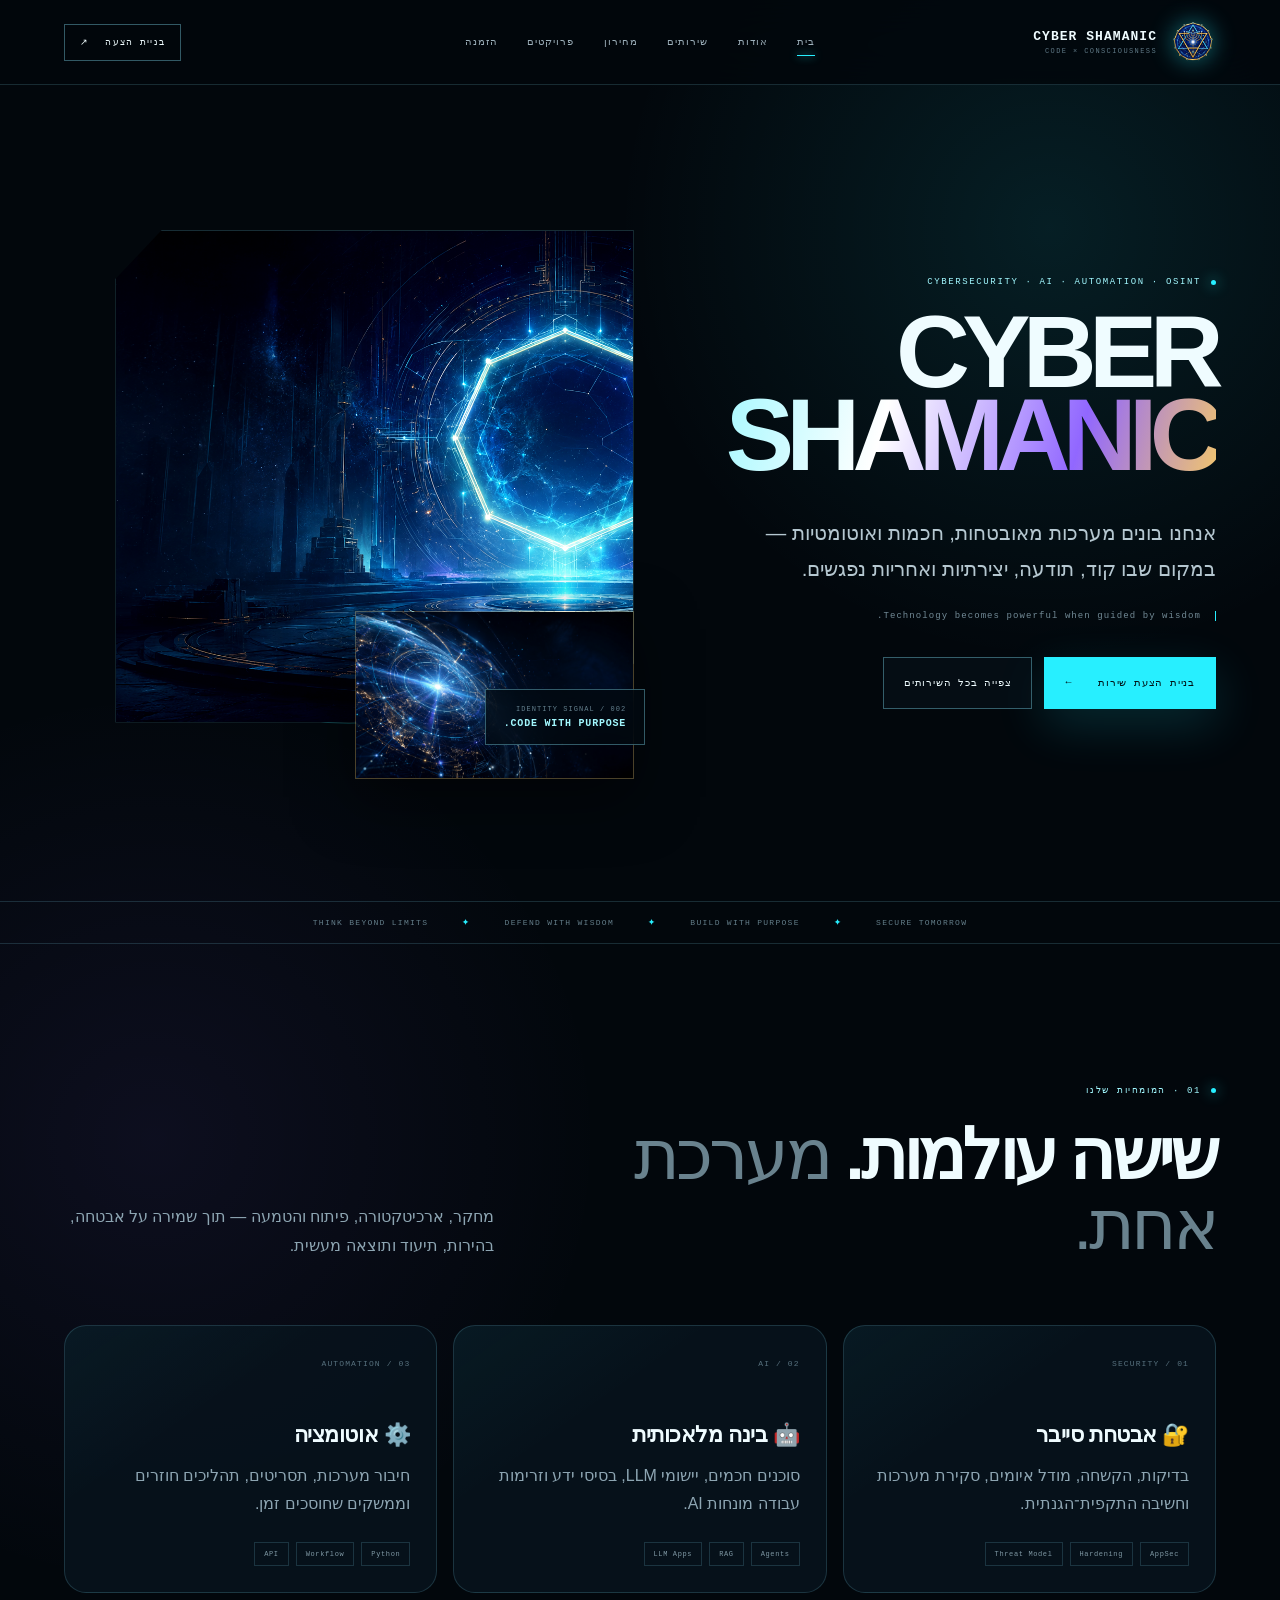
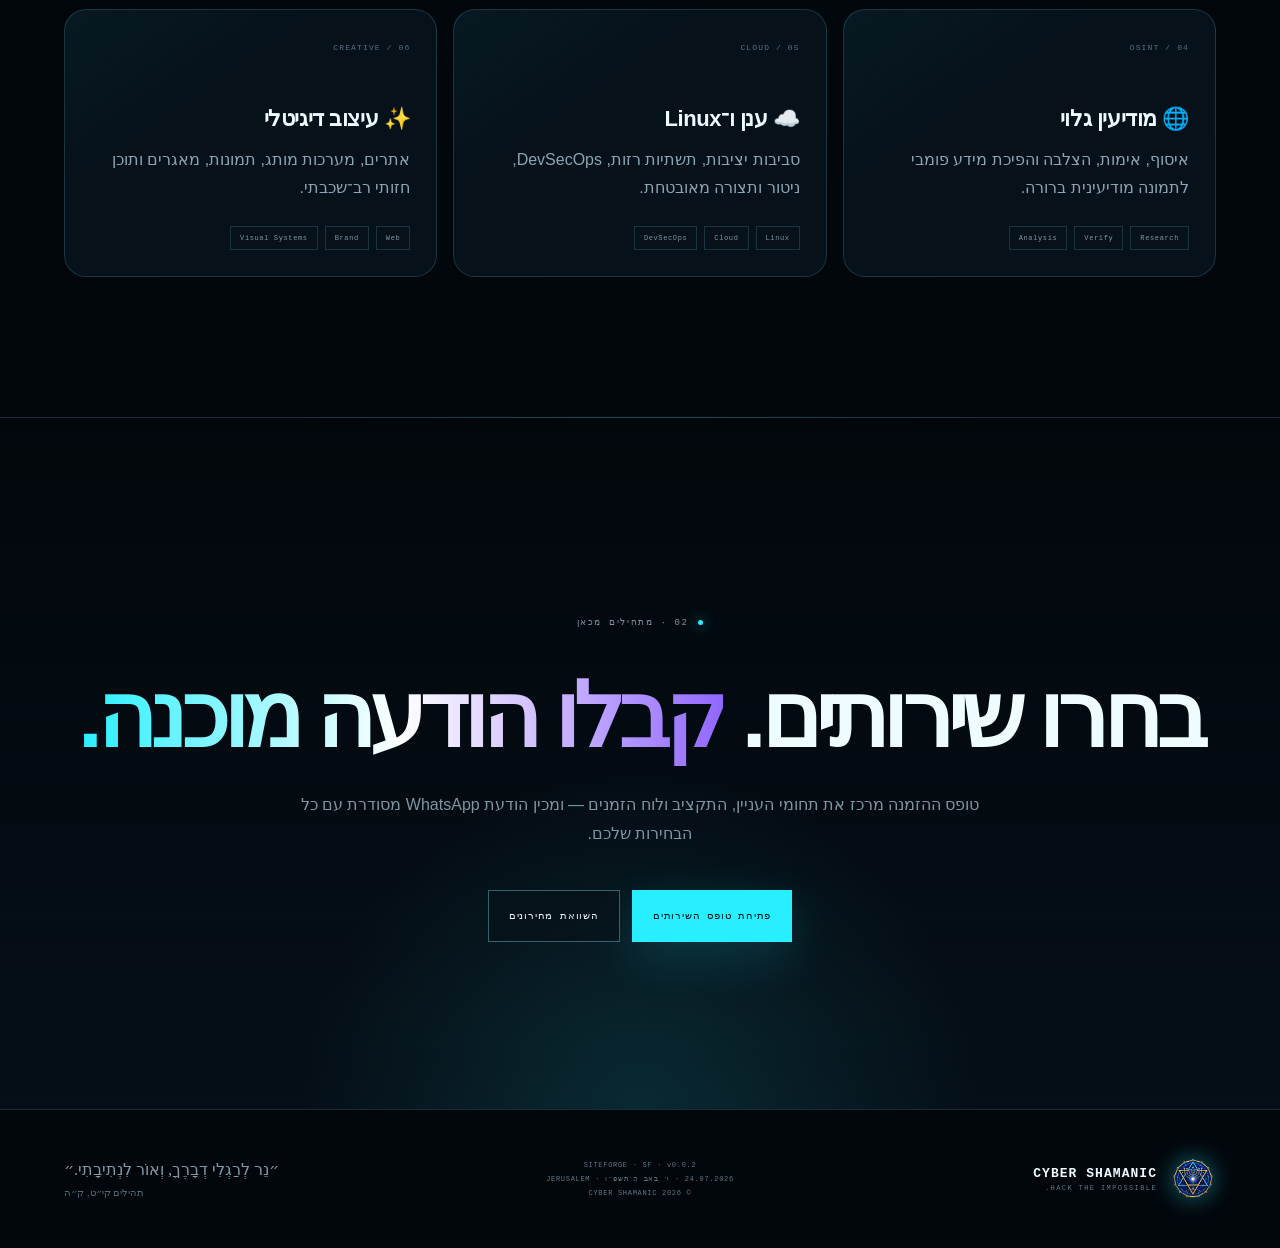
<file: index.html>
<!doctype html>
<html lang="he" dir="rtl">
  <head>
    <meta charset="utf-8" />
    <meta name="viewport" content="width=device-width, initial-scale=1" />
    <meta
      name="description"
      content="Cyber Shamanic — שירותי סייבר, בינה מלאכותית, אוטומציה, OSINT, ענן, קוד פתוח ועיצוב דיגיטלי."
    />
    <meta name="theme-color" content="#02070c" />
    <title>Cyber Shamanic — SiteForge v0.0.2</title>
    <link rel="icon" href="assets/icons/favicon.ico" />
    <link rel="stylesheet" href="styles/main.css" />
  </head>
  <body>
    <header class="site-header">
      <div class="container header-inner">
        <a class="brand" href="index.html" aria-label="Cyber Shamanic — דף הבית">
          <img src="assets/images/cyber-shamanic-logo.png" alt="" width="46" height="46" />
          <span class="brand-text">
            <strong>Cyber Shamanic</strong>
            <small>CODE × CONSCIOUSNESS</small>
          </span>
        </a>
        <nav class="main-nav" data-main-nav aria-label="ניווט ראשי">
          <a href="index.html" aria-current="page">בית</a>
          <a href="about.html">אודות</a>
          <a href="services.html">שירותים</a>
          <a href="pricing.html">מחירון</a>
          <a href="projects.html">פרויקטים</a>
          <a href="order.html">הזמנה</a>
        </nav>
        <a class="header-action" href="order.html">בניית הצעה <span>↗</span></a>
        <button
          class="mobile-toggle"
          type="button"
          aria-label="פתיחת תפריט"
          aria-expanded="false"
          data-menu-toggle
        >
          ☰
        </button>
      </div>
    </header>

    <main>
      <section class="container hero">
        <div class="hero-copy">
          <p class="eyebrow">Cybersecurity · AI · Automation · OSINT</p>
          <h1>CYBER <span>SHAMANIC</span></h1>
          <p class="hero-lead">
            אנחנו בונים מערכות מאובטחות, חכמות ואוטומטיות — במקום שבו קוד,
            תודעה, יצירתיות ואחריות נפגשים.
          </p>
          <p class="hero-note">Technology becomes powerful when guided by wisdom.</p>
          <div class="actions">
            <a class="button button-primary" href="order.html">בניית הצעת שירות <span>←</span></a>
            <a class="button button-secondary" href="services.html">צפייה בכל השירותים</a>
          </div>
        </div>

        <div class="hero-media" aria-label="מרחב חזותי של Cyber Shamanic">
          <img
            class="hero-image hero-image-main"
            src="assets/images/hero-cyber-core.png"
            alt="טבעת אנרגיה בת שתים־עשרה צלעות בחלל סייבר עתידני"
          />
          <img
            class="hero-image hero-image-secondary"
            src="assets/images/hero-network.png"
            alt="רשת מודיעין סייבר הולוגרפית"
          />
          <div class="media-badge">
            <span>IDENTITY SIGNAL / 002</span>
            <strong>CODE WITH PURPOSE.</strong>
          </div>
        </div>
      </section>

      <div class="signal-strip" aria-label="עקרונות המותג">
        <span>SECURE TOMORROW</span><b>✦</b>
        <span>BUILD WITH PURPOSE</span><b>✦</b>
        <span>DEFEND WITH WISDOM</span><b>✦</b>
        <span>THINK BEYOND LIMITS</span>
      </div>

      <section class="container section">
        <div class="section-head">
          <div>
            <p class="kicker">01 · המומחיות שלנו</p>
            <h2>שישה עולמות. <span>מערכת אחת.</span></h2>
          </div>
          <p>
            מחקר, ארכיטקטורה, פיתוח והטמעה — תוך שמירה על אבטחה, בהירות,
            תיעוד ותוצאה מעשית.
          </p>
        </div>

        <div class="grid grid-3">
          <article class="card">
            <span class="card-number">01 / SECURITY</span>
            <h3>🔐 אבטחת סייבר</h3>
            <p>בדיקות, הקשחה, מודל איומים, סקירת מערכות וחשיבה התקפית־הגנתית.</p>
            <ul class="tags"><li>AppSec</li><li>Hardening</li><li>Threat Model</li></ul>
          </article>
          <article class="card">
            <span class="card-number">02 / AI</span>
            <h3>🤖 בינה מלאכותית</h3>
            <p>סוכנים חכמים, יישומי LLM, בסיסי ידע וזרימות עבודה מונחות AI.</p>
            <ul class="tags"><li>Agents</li><li>RAG</li><li>LLM Apps</li></ul>
          </article>
          <article class="card">
            <span class="card-number">03 / AUTOMATION</span>
            <h3>⚙️ אוטומציה</h3>
            <p>חיבור מערכות, תסריטים, תהליכים חוזרים וממשקים שחוסכים זמן.</p>
            <ul class="tags"><li>Python</li><li>Workflow</li><li>API</li></ul>
          </article>
          <article class="card">
            <span class="card-number">04 / OSINT</span>
            <h3>🌐 מודיעין גלוי</h3>
            <p>איסוף, אימות, הצלבה והפיכת מידע פומבי לתמונה מודיעינית ברורה.</p>
            <ul class="tags"><li>Research</li><li>Verify</li><li>Analysis</li></ul>
          </article>
          <article class="card">
            <span class="card-number">05 / CLOUD</span>
            <h3>☁️ ענן ו־Linux</h3>
            <p>סביבות יציבות, תשתיות רזות, DevSecOps, ניטור ותצורה מאובטחת.</p>
            <ul class="tags"><li>Linux</li><li>Cloud</li><li>DevSecOps</li></ul>
          </article>
          <article class="card">
            <span class="card-number">06 / CREATIVE</span>
            <h3>✨ עיצוב דיגיטלי</h3>
            <p>אתרים, מערכות מותג, תמונות, מאגרים ותוכן חזותי רב־שכבתי.</p>
            <ul class="tags"><li>Web</li><li>Brand</li><li>Visual Systems</li></ul>
          </article>
        </div>
      </section>

      <section class="cta">
        <div class="container">
          <p class="kicker" style="justify-content:center">02 · מתחילים מכאן</p>
          <h2>בחרו שירותים. <span>קבלו הודעה מוכנה.</span></h2>
          <p>
            טופס ההזמנה מרכז את תחומי העניין, התקציב ולוח הזמנים — ומכין הודעת
            WhatsApp מסודרת עם כל הבחירות שלכם.
          </p>
          <div class="actions" style="justify-content:center">
            <a class="button button-primary" href="order.html">פתיחת טופס השירותים</a>
            <a class="button button-secondary" href="pricing.html">השוואת מחירונים</a>
          </div>
        </div>
      </section>
    </main>

    <footer class="site-footer">
      <div class="container footer-grid">
        <a class="brand" href="index.html">
          <img src="assets/images/cyber-shamanic-logo.png" alt="" width="46" height="46" />
          <span class="brand-text"><strong>Cyber Shamanic</strong><small>HACK THE IMPOSSIBLE.</small></span>
        </a>
        <div class="footer-meta">
          <span>SITEFORGE · SF · v0.0.2</span>
          <span>24.07.2026 · י׳ באב ה׳תשפ״ו · JERUSALEM</span>
          <span>© <span data-current-year>2026</span> CYBER SHAMANIC</span>
        </div>
        <blockquote>
          ״נֵר לְרַגְלִי דְבָרֶךָ, וְאוֹר לִנְתִיבָתִי.״
          <cite>תהילים קי״ט, ק״ה</cite>
        </blockquote>
      </div>
    </footer>

    <script src="functions/navigation.js" defer></script>
    <script src="functions/ui.js" defer></script>
  </body>
</html>
</file>
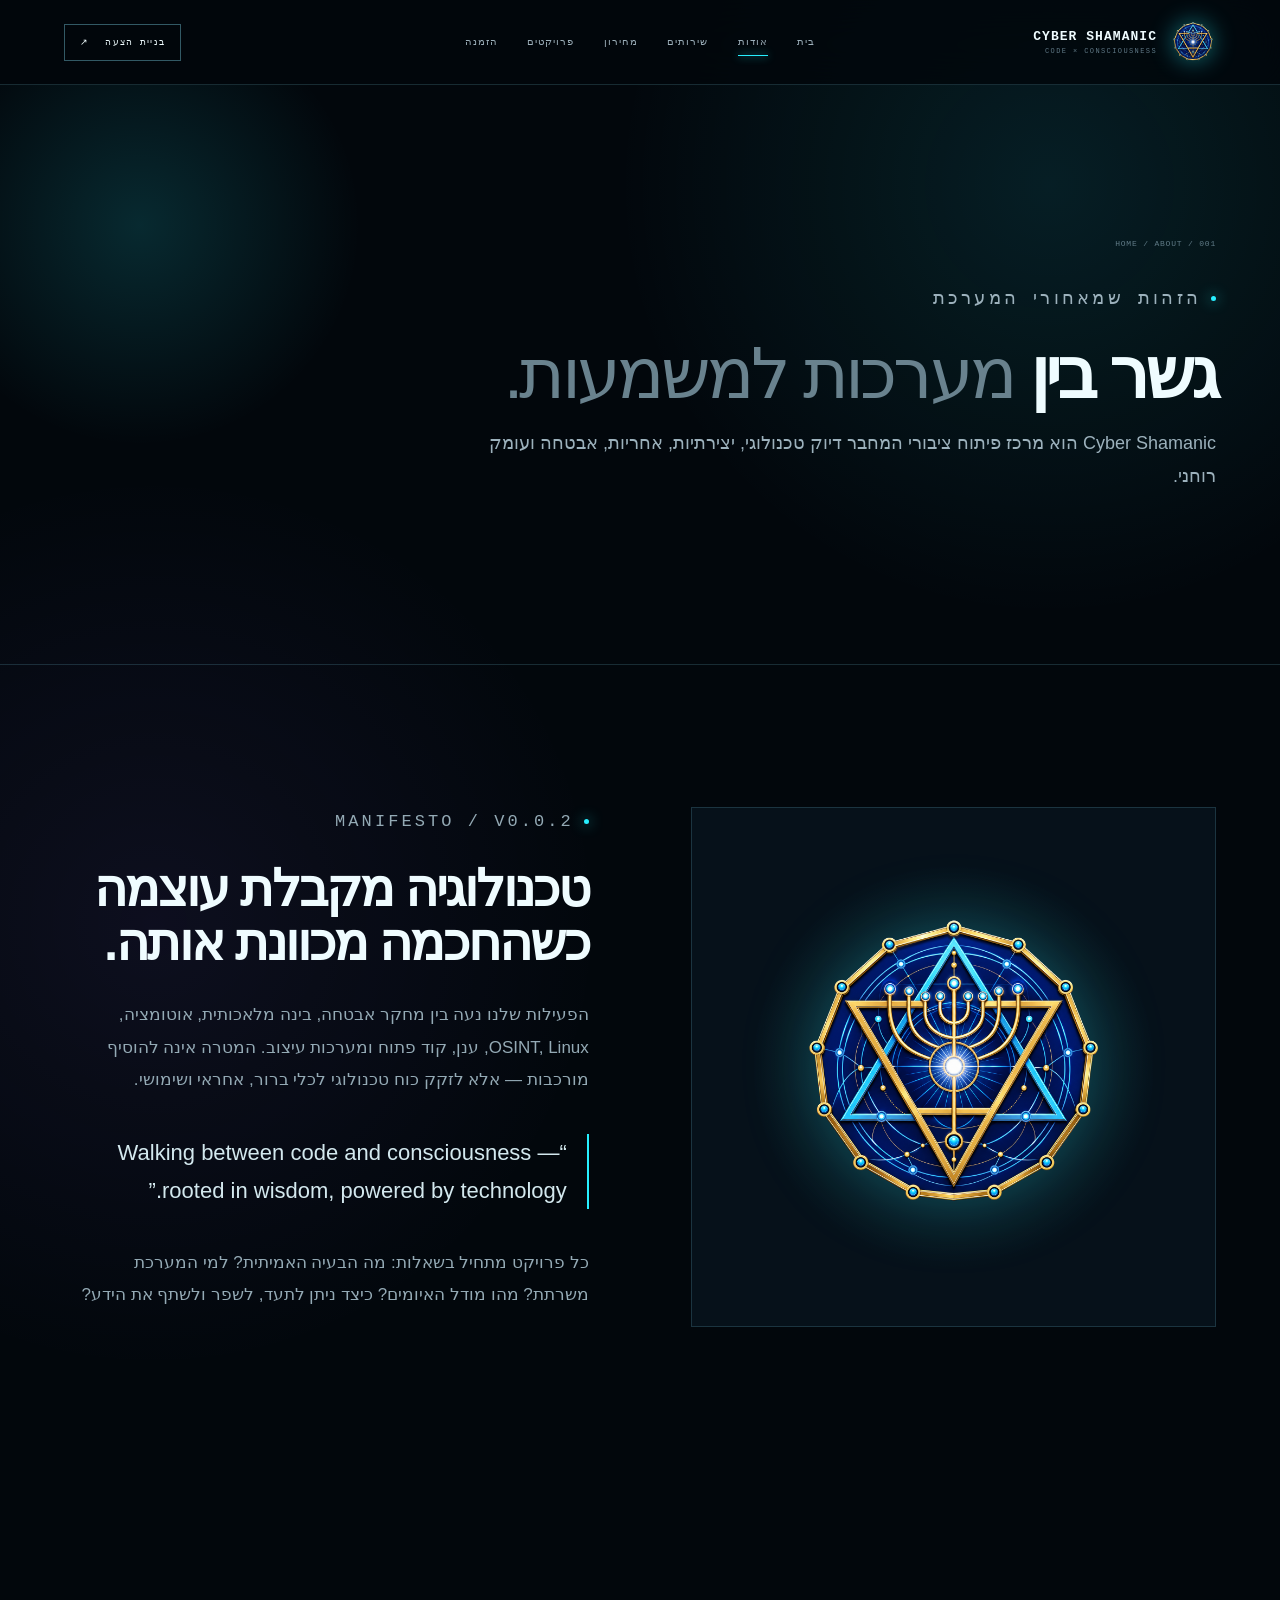
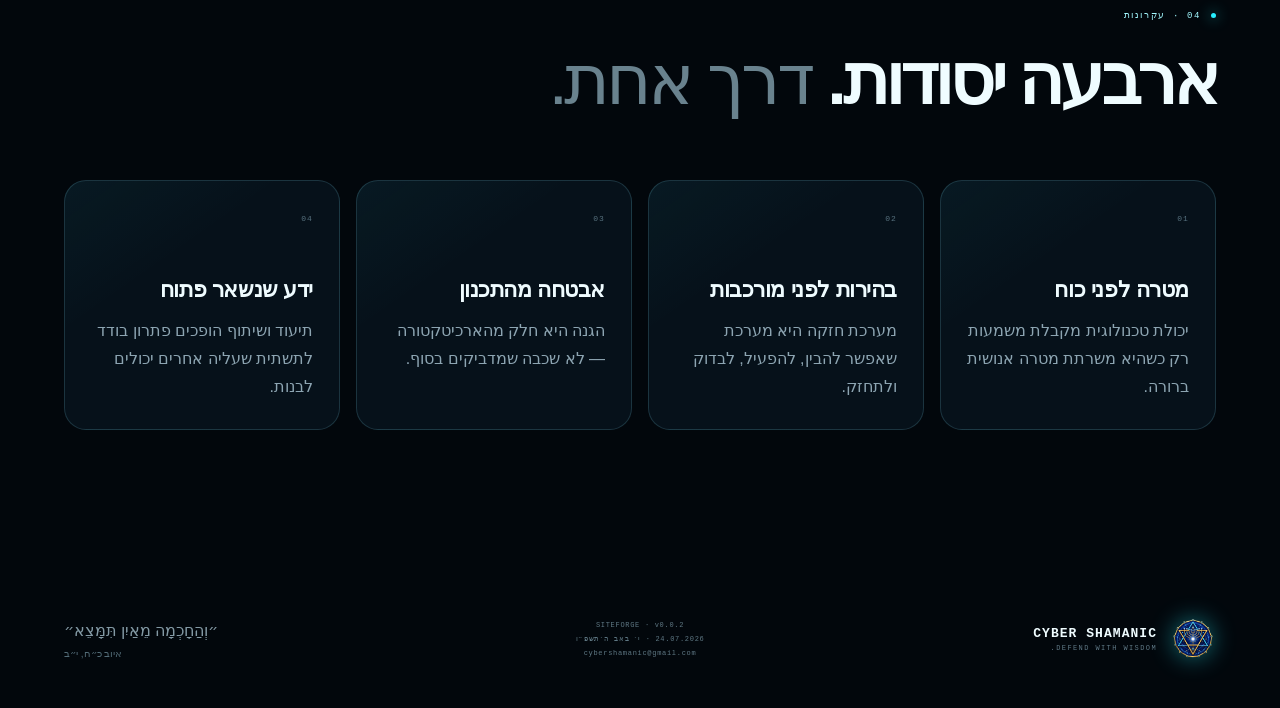
<file: about.html>
<!doctype html>
<html lang="he" dir="rtl">
  <head>
    <meta charset="utf-8" />
    <meta name="viewport" content="width=device-width, initial-scale=1" />
    <meta name="description" content="אודות Cyber Shamanic — קוד, אבטחה, תודעה ויצירה." />
    <meta name="theme-color" content="#02070c" />
    <title>אודות — Cyber Shamanic</title>
    <link rel="icon" href="assets/icons/favicon.ico" />
    <link rel="stylesheet" href="styles/main.css" />
  </head>
  <body>
    <header class="site-header">
      <div class="container header-inner">
        <a class="brand" href="index.html"><img src="assets/images/cyber-shamanic-logo.png" alt="" /><span class="brand-text"><strong>Cyber Shamanic</strong><small>CODE × CONSCIOUSNESS</small></span></a>
        <nav class="main-nav" data-main-nav aria-label="ניווט ראשי">
          <a href="index.html">בית</a><a href="about.html" aria-current="page">אודות</a><a href="services.html">שירותים</a><a href="pricing.html">מחירון</a><a href="projects.html">פרויקטים</a><a href="order.html">הזמנה</a>
        </nav>
        <a class="header-action" href="order.html">בניית הצעה <span>↗</span></a>
        <button class="mobile-toggle" type="button" aria-label="פתיחת תפריט" aria-expanded="false" data-menu-toggle>☰</button>
      </div>
    </header>

    <main>
      <section class="page-hero">
        <div class="container">
          <div class="breadcrumb">HOME / ABOUT / 001</div>
          <p class="kicker">הזהות שמאחורי המערכת</p>
          <h1>גשר בין <span>מערכות למשמעות.</span></h1>
          <p>Cyber Shamanic הוא מרכז פיתוח ציבורי המחבר דיוק טכנולוגי, יצירתיות, אחריות, אבטחה ועומק רוחני.</p>
        </div>
      </section>

      <section class="container section manifesto">
        <div class="manifesto-visual">
          <img src="assets/images/cyber-shamanic-logo.png" alt="לוגו Cyber Shamanic" />
        </div>
        <div class="manifesto-copy">
          <p class="kicker">MANIFESTO / v0.0.2</p>
          <h2>טכנולוגיה מקבלת עוצמה כשהחכמה מכוונת אותה.</h2>
          <p>
            הפעילות שלנו נעה בין מחקר אבטחה, בינה מלאכותית, אוטומציה, OSINT,
            Linux, ענן, קוד פתוח ומערכות עיצוב. המטרה אינה להוסיף מורכבות —
            אלא לזקק כוח טכנולוגי לכלי ברור, אחראי ושימושי.
          </p>
          <blockquote class="quote">“Walking between code and consciousness — rooted in wisdom, powered by technology.”</blockquote>
          <p>
            כל פרויקט מתחיל בשאלות: מה הבעיה האמיתית? למי המערכת משרתת?
            מהו מודל האיומים? כיצד ניתן לתעד, לשפר ולשתף את הידע?
          </p>
        </div>
      </section>

      <section class="container section">
        <div class="section-head"><div><p class="kicker">04 · עקרונות</p><h2>ארבעה יסודות. <span>דרך אחת.</span></h2></div></div>
        <div class="grid grid-4">
          <article class="card"><span class="card-number">01</span><h3>מטרה לפני כוח</h3><p>יכולת טכנולוגית מקבלת משמעות רק כשהיא משרתת מטרה אנושית ברורה.</p></article>
          <article class="card"><span class="card-number">02</span><h3>בהירות לפני מורכבות</h3><p>מערכת חזקה היא מערכת שאפשר להבין, להפעיל, לבדוק ולתחזק.</p></article>
          <article class="card"><span class="card-number">03</span><h3>אבטחה מהתכנון</h3><p>הגנה היא חלק מהארכיטקטורה — לא שכבה שמדביקים בסוף.</p></article>
          <article class="card"><span class="card-number">04</span><h3>ידע שנשאר פתוח</h3><p>תיעוד ושיתוף הופכים פתרון בודד לתשתית שעליה אחרים יכולים לבנות.</p></article>
        </div>
      </section>
    </main>

    <footer class="site-footer"><div class="container footer-grid">
      <a class="brand" href="index.html"><img src="assets/images/cyber-shamanic-logo.png" alt="" /><span class="brand-text"><strong>Cyber Shamanic</strong><small>DEFEND WITH WISDOM.</small></span></a>
      <div class="footer-meta"><span>SITEFORGE · v0.0.2</span><span>24.07.2026 · י׳ באב ה׳תשפ״ו</span><span>cybershamanic@gmail.com</span></div>
      <blockquote>״וְהַחָכְמָה מֵאַיִן תִּמָּצֵא״<cite>איוב כ״ח, י״ב</cite></blockquote>
    </div></footer>
    <script src="functions/navigation.js" defer></script><script src="functions/ui.js" defer></script>
  </body>
</html>
</file>
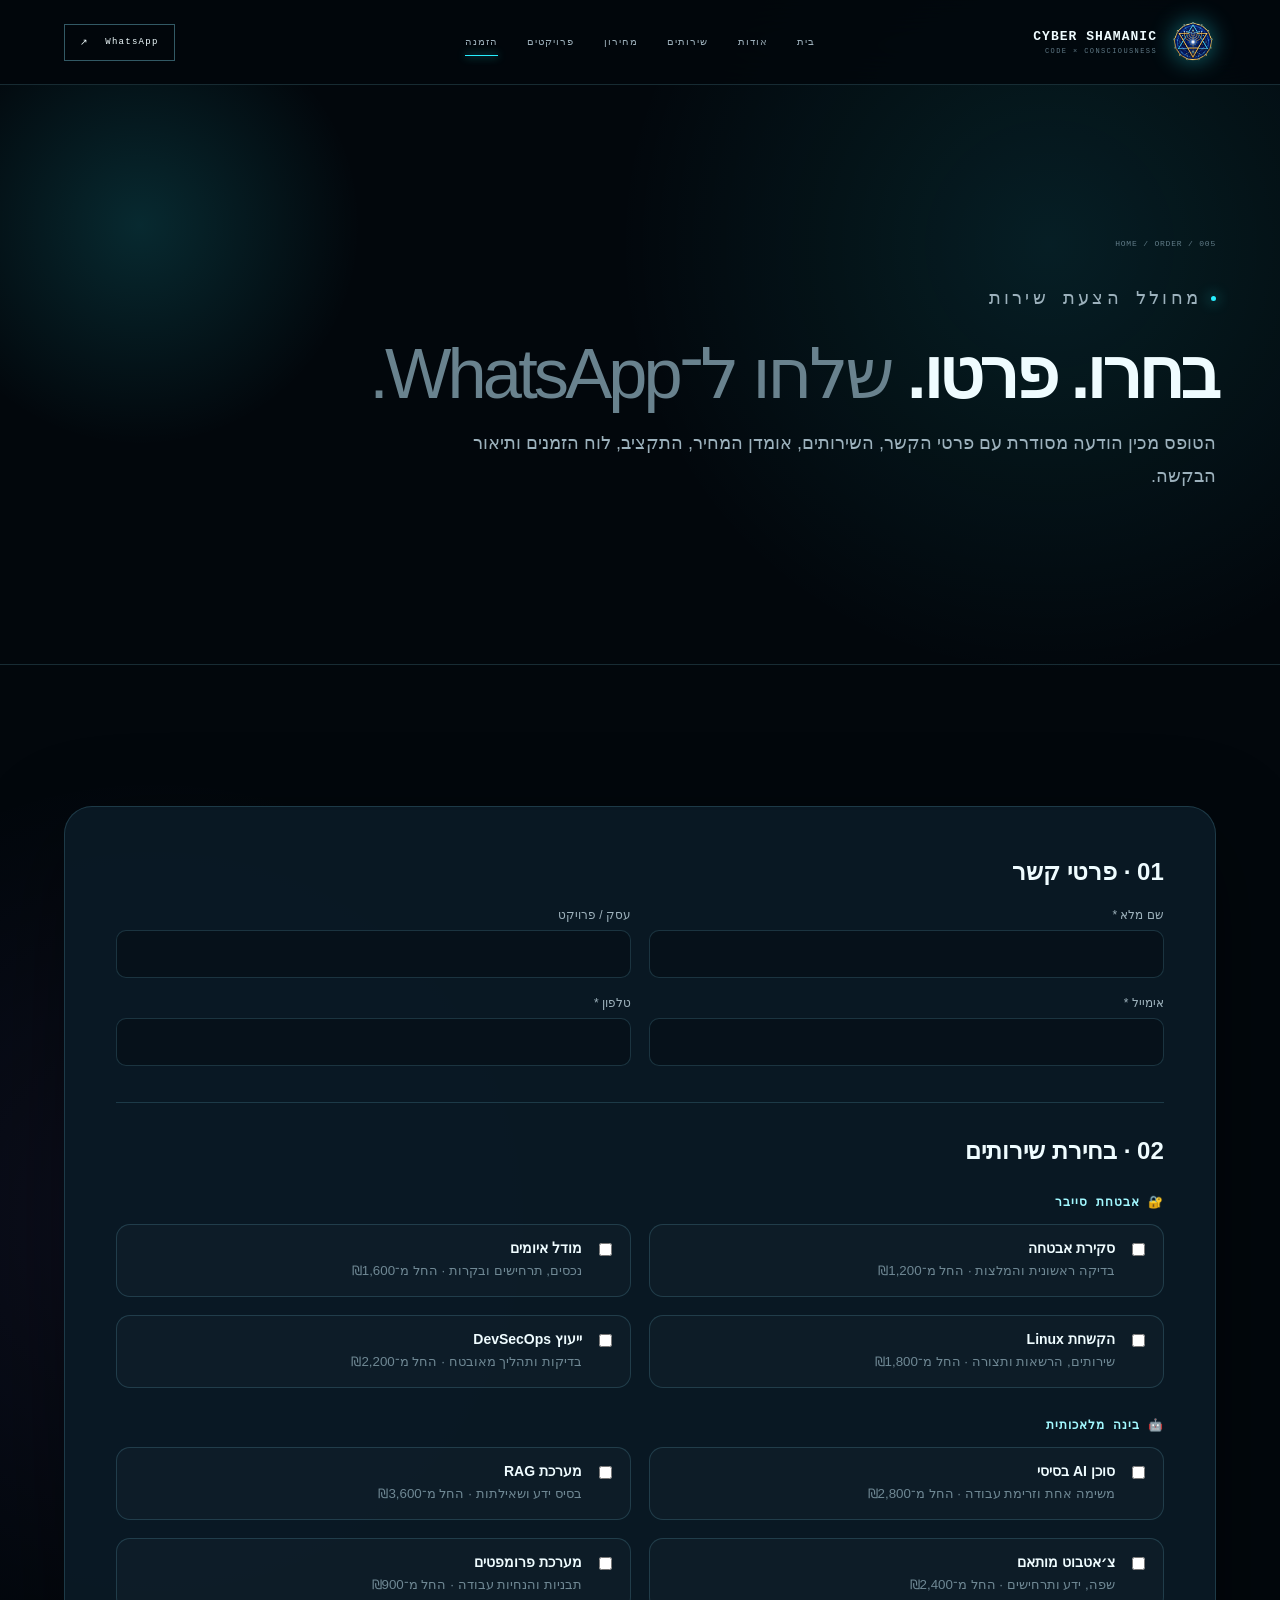
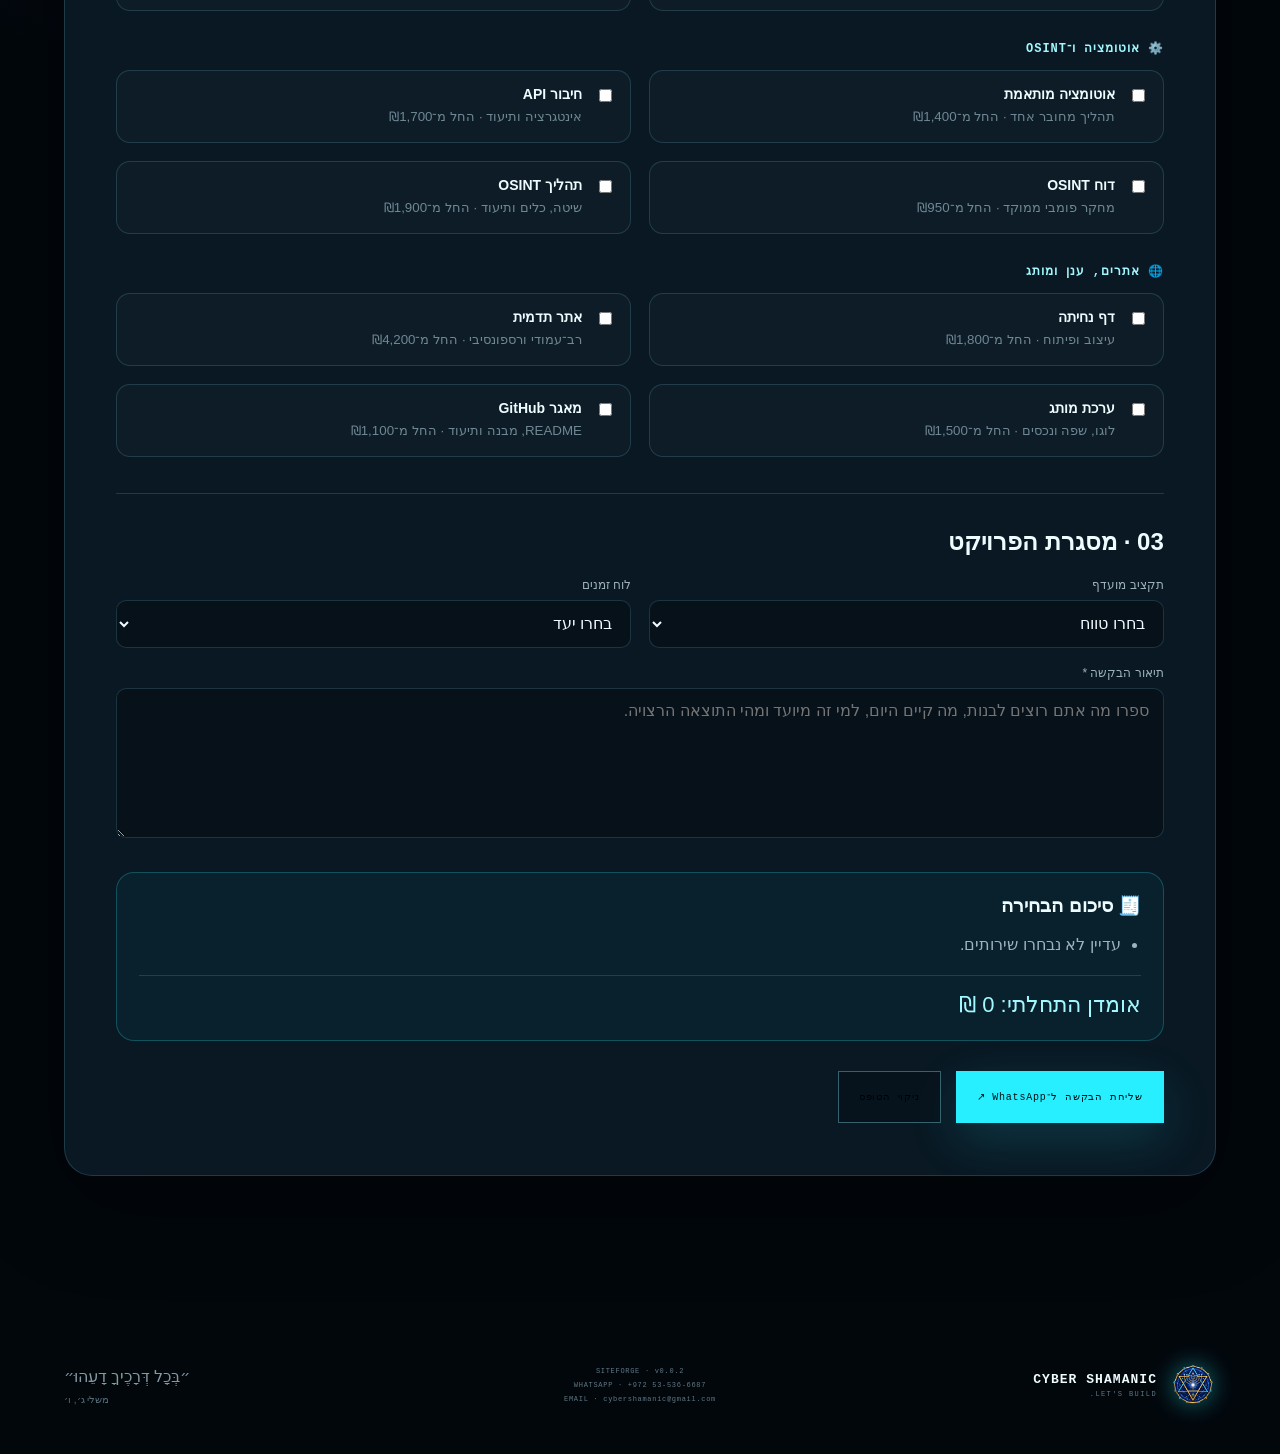
<file: order.html>
<!doctype html>
<html lang="he" dir="rtl">
  <head>
    <meta charset="utf-8" /><meta name="viewport" content="width=device-width, initial-scale=1" />
    <meta name="description" content="טופס בחירת שירותים ושליחת בקשה ל-WhatsApp." /><meta name="theme-color" content="#02070c" />
    <title>בניית הצעת שירות — Cyber Shamanic</title><link rel="icon" href="assets/icons/favicon.ico" /><link rel="stylesheet" href="styles/main.css" />
  </head>
  <body>
    <header class="site-header"><div class="container header-inner">
      <a class="brand" href="index.html"><img src="assets/images/cyber-shamanic-logo.png" alt="" /><span class="brand-text"><strong>Cyber Shamanic</strong><small>CODE × CONSCIOUSNESS</small></span></a>
      <nav class="main-nav" data-main-nav aria-label="ניווט ראשי"><a href="index.html">בית</a><a href="about.html">אודות</a><a href="services.html">שירותים</a><a href="pricing.html">מחירון</a><a href="projects.html">פרויקטים</a><a href="order.html" aria-current="page">הזמנה</a></nav>
      <a class="header-action" href="https://wa.me/972535366687" target="_blank" rel="noreferrer">WhatsApp <span>↗</span></a><button class="mobile-toggle" type="button" aria-label="פתיחת תפריט" aria-expanded="false" data-menu-toggle>☰</button>
    </div></header>

    <main>
      <section class="page-hero"><div class="container">
        <div class="breadcrumb">HOME / ORDER / 005</div><p class="kicker">מחולל הצעת שירות</p>
        <h1>בחרו. פרטו. <span>שלחו ל־WhatsApp.</span></h1>
        <p>הטופס מכין הודעה מסודרת עם פרטי הקשר, השירותים, אומדן המחיר, התקציב, לוח הזמנים ותיאור הבקשה.</p>
      </div></section>

      <section class="container section">
        <form class="order-shell" data-order-form>
          <section class="form-section" aria-labelledby="contact-title">
            <h2 id="contact-title">01 · פרטי קשר</h2>
            <div class="form-grid">
              <div class="field"><label for="name">שם מלא *</label><input id="name" name="name" autocomplete="name" required /></div>
              <div class="field"><label for="company">עסק / פרויקט</label><input id="company" name="company" autocomplete="organization" /></div>
              <div class="field"><label for="email">אימייל *</label><input id="email" name="email" type="email" autocomplete="email" required /></div>
              <div class="field"><label for="phone">טלפון *</label><input id="phone" name="phone" type="tel" autocomplete="tel" required /></div>
            </div>
          </section>

          <section class="form-section" aria-labelledby="services-title">
            <h2 id="services-title">02 · בחירת שירותים</h2>

            <div class="category-block"><h3>🔐 אבטחת סייבר</h3><div class="calculator-grid">
              <label class="choice"><input type="checkbox" name="services" value="security-review" data-name="סקירת אבטחה" data-category="אבטחת סייבר" data-price="1200" /><span><strong>סקירת אבטחה</strong><small>בדיקה ראשונית והמלצות · החל מ־₪1,200</small></span></label>
              <label class="choice"><input type="checkbox" name="services" value="threat-model" data-name="מודל איומים" data-category="אבטחת סייבר" data-price="1600" /><span><strong>מודל איומים</strong><small>נכסים, תרחישים ובקרות · החל מ־₪1,600</small></span></label>
              <label class="choice"><input type="checkbox" name="services" value="linux-hardening" data-name="הקשחת Linux" data-category="אבטחת סייבר" data-price="1800" /><span><strong>הקשחת Linux</strong><small>שירותים, הרשאות ותצורה · החל מ־₪1,800</small></span></label>
              <label class="choice"><input type="checkbox" name="services" value="devsecops" data-name="ייעוץ DevSecOps" data-category="אבטחת סייבר" data-price="2200" /><span><strong>ייעוץ DevSecOps</strong><small>בדיקות ותהליך מאובטח · החל מ־₪2,200</small></span></label>
            </div></div>

            <div class="category-block"><h3>🤖 בינה מלאכותית</h3><div class="calculator-grid">
              <label class="choice"><input type="checkbox" name="services" value="ai-agent" data-name="סוכן AI בסיסי" data-category="בינה מלאכותית" data-price="2800" /><span><strong>סוכן AI בסיסי</strong><small>משימה אחת וזרימת עבודה · החל מ־₪2,800</small></span></label>
              <label class="choice"><input type="checkbox" name="services" value="rag-system" data-name="מערכת RAG" data-category="בינה מלאכותית" data-price="3600" /><span><strong>מערכת RAG</strong><small>בסיס ידע ושאילתות · החל מ־₪3,600</small></span></label>
              <label class="choice"><input type="checkbox" name="services" value="chatbot" data-name="צ׳אטבוט מותאם" data-category="בינה מלאכותית" data-price="2400" /><span><strong>צ׳אטבוט מותאם</strong><small>שפה, ידע ותרחישים · החל מ־₪2,400</small></span></label>
              <label class="choice"><input type="checkbox" name="services" value="prompt-system" data-name="מערכת פרומפטים" data-category="בינה מלאכותית" data-price="900" /><span><strong>מערכת פרומפטים</strong><small>תבניות והנחיות עבודה · החל מ־₪900</small></span></label>
            </div></div>

            <div class="category-block"><h3>⚙️ אוטומציה ו־OSINT</h3><div class="calculator-grid">
              <label class="choice"><input type="checkbox" name="services" value="automation" data-name="אוטומציה מותאמת" data-category="אוטומציה" data-price="1400" /><span><strong>אוטומציה מותאמת</strong><small>תהליך מחובר אחד · החל מ־₪1,400</small></span></label>
              <label class="choice"><input type="checkbox" name="services" value="api-integration" data-name="חיבור API" data-category="אוטומציה" data-price="1700" /><span><strong>חיבור API</strong><small>אינטגרציה ותיעוד · החל מ־₪1,700</small></span></label>
              <label class="choice"><input type="checkbox" name="services" value="osint-report" data-name="דוח OSINT" data-category="OSINT" data-price="950" /><span><strong>דוח OSINT</strong><small>מחקר פומבי ממוקד · החל מ־₪950</small></span></label>
              <label class="choice"><input type="checkbox" name="services" value="osint-workflow" data-name="תהליך OSINT" data-category="OSINT" data-price="1900" /><span><strong>תהליך OSINT</strong><small>שיטה, כלים ותיעוד · החל מ־₪1,900</small></span></label>
            </div></div>

            <div class="category-block"><h3>🌐 אתרים, ענן ומותג</h3><div class="calculator-grid">
              <label class="choice"><input type="checkbox" name="services" value="landing-page" data-name="דף נחיתה" data-category="Web" data-price="1800" /><span><strong>דף נחיתה</strong><small>עיצוב ופיתוח · החל מ־₪1,800</small></span></label>
              <label class="choice"><input type="checkbox" name="services" value="portfolio-site" data-name="אתר תדמית" data-category="Web" data-price="4200" /><span><strong>אתר תדמית</strong><small>רב־עמודי ורספונסיבי · החל מ־₪4,200</small></span></label>
              <label class="choice"><input type="checkbox" name="services" value="brand-kit" data-name="ערכת מותג דיגיטלית" data-category="עיצוב" data-price="1500" /><span><strong>ערכת מותג</strong><small>לוגו, שפה ונכסים · החל מ־₪1,500</small></span></label>
              <label class="choice"><input type="checkbox" name="services" value="github-repo" data-name="מאגר GitHub מקצועי" data-category="קוד פתוח" data-price="1100" /><span><strong>מאגר GitHub</strong><small>README, מבנה ותיעוד · החל מ־₪1,100</small></span></label>
            </div></div>
          </section>

          <section class="form-section" aria-labelledby="scope-title">
            <h2 id="scope-title">03 · מסגרת הפרויקט</h2>
            <div class="form-grid">
              <div class="field"><label for="budget">תקציב מועדף</label><select id="budget" name="budget"><option value="">בחרו טווח</option><option>עד ₪1,500</option><option>₪1,500–₪3,500</option><option>₪3,500–₪7,500</option><option>₪7,500–₪15,000</option><option>מעל ₪15,000</option></select></div>
              <div class="field"><label for="timeline">לוח זמנים</label><select id="timeline" name="timeline"><option value="">בחרו יעד</option><option>דחוף — עד שבוע</option><option>שבועיים עד חודש</option><option>חודש עד שלושה חודשים</option><option>פרויקט מתמשך</option><option>גמיש</option></select></div>
              <div class="field field-full"><label for="details">תיאור הבקשה *</label><textarea id="details" name="details" required placeholder="ספרו מה אתם רוצים לבנות, מה קיים היום, למי זה מיועד ומהי התוצאה הרצויה."></textarea></div>
            </div>
          </section>

          <aside class="summary-panel" aria-live="polite">
            <h3>🧾 סיכום הבחירה</h3><ul class="summary-list" data-summary-list><li>עדיין לא נבחרו שירותים.</li></ul><div class="summary-total" data-summary-total>אומדן התחלתי: ₪0</div>
          </aside>

          <div class="form-actions">
            <button class="button button-primary" type="submit">שליחת הבקשה ל־WhatsApp ↗</button>
            <button class="button button-secondary" type="reset">ניקוי הטופס</button>
            <span class="form-status" data-form-status role="status"></span>
          </div>
        </form>
      </section>
    </main>

    <footer class="site-footer"><div class="container footer-grid"><a class="brand" href="index.html"><img src="assets/images/cyber-shamanic-logo.png" alt="" /><span class="brand-text"><strong>Cyber Shamanic</strong><small>LET'S BUILD.</small></span></a><div class="footer-meta"><span>SITEFORGE · v0.0.2</span><span>WHATSAPP · +972 53-536-6687</span><span>EMAIL · cybershamanic@gmail.com</span></div><blockquote>״בְּכָל דְּרָכֶיךָ דָעֵהוּ״<cite>משלי ג׳, ו׳</cite></blockquote></div></footer>
    <script src="functions/navigation.js" defer></script><script src="functions/order-form.js" defer></script><script src="functions/ui.js" defer></script>
  </body>
</html>
</file>
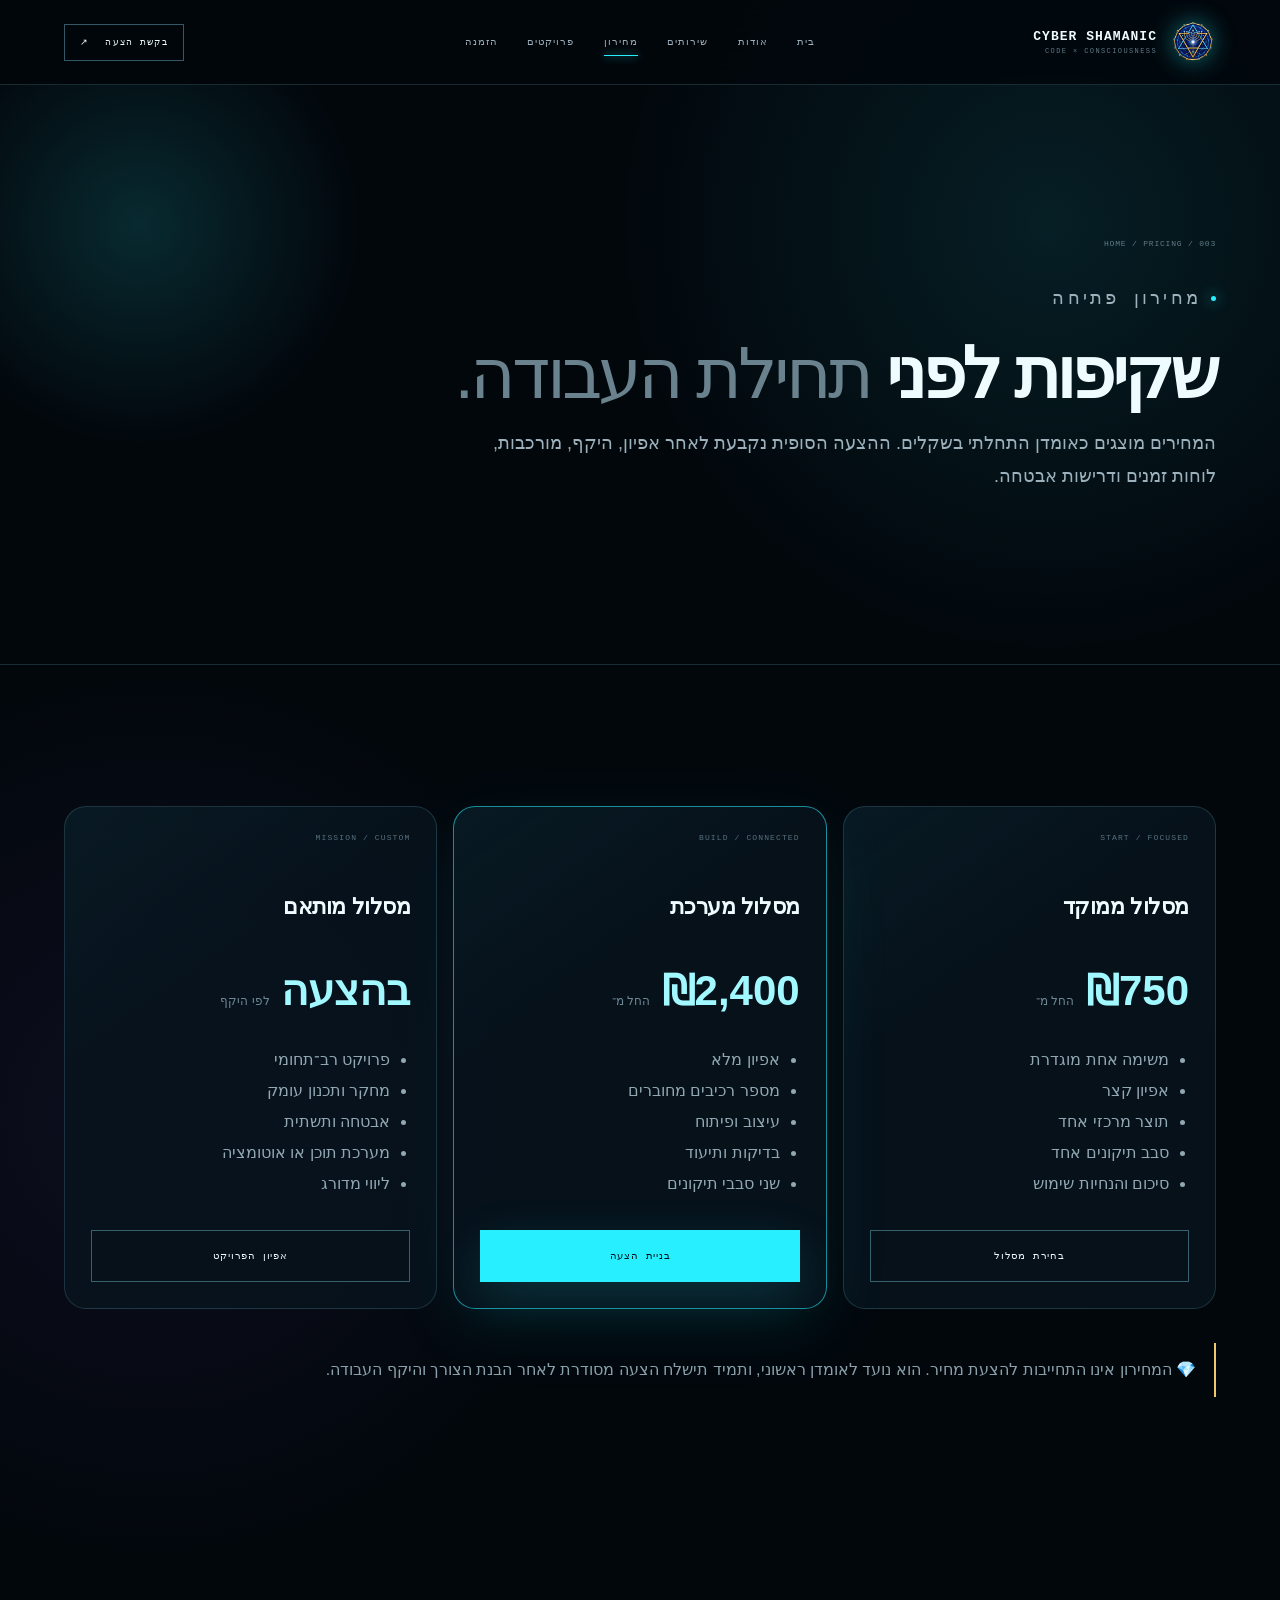
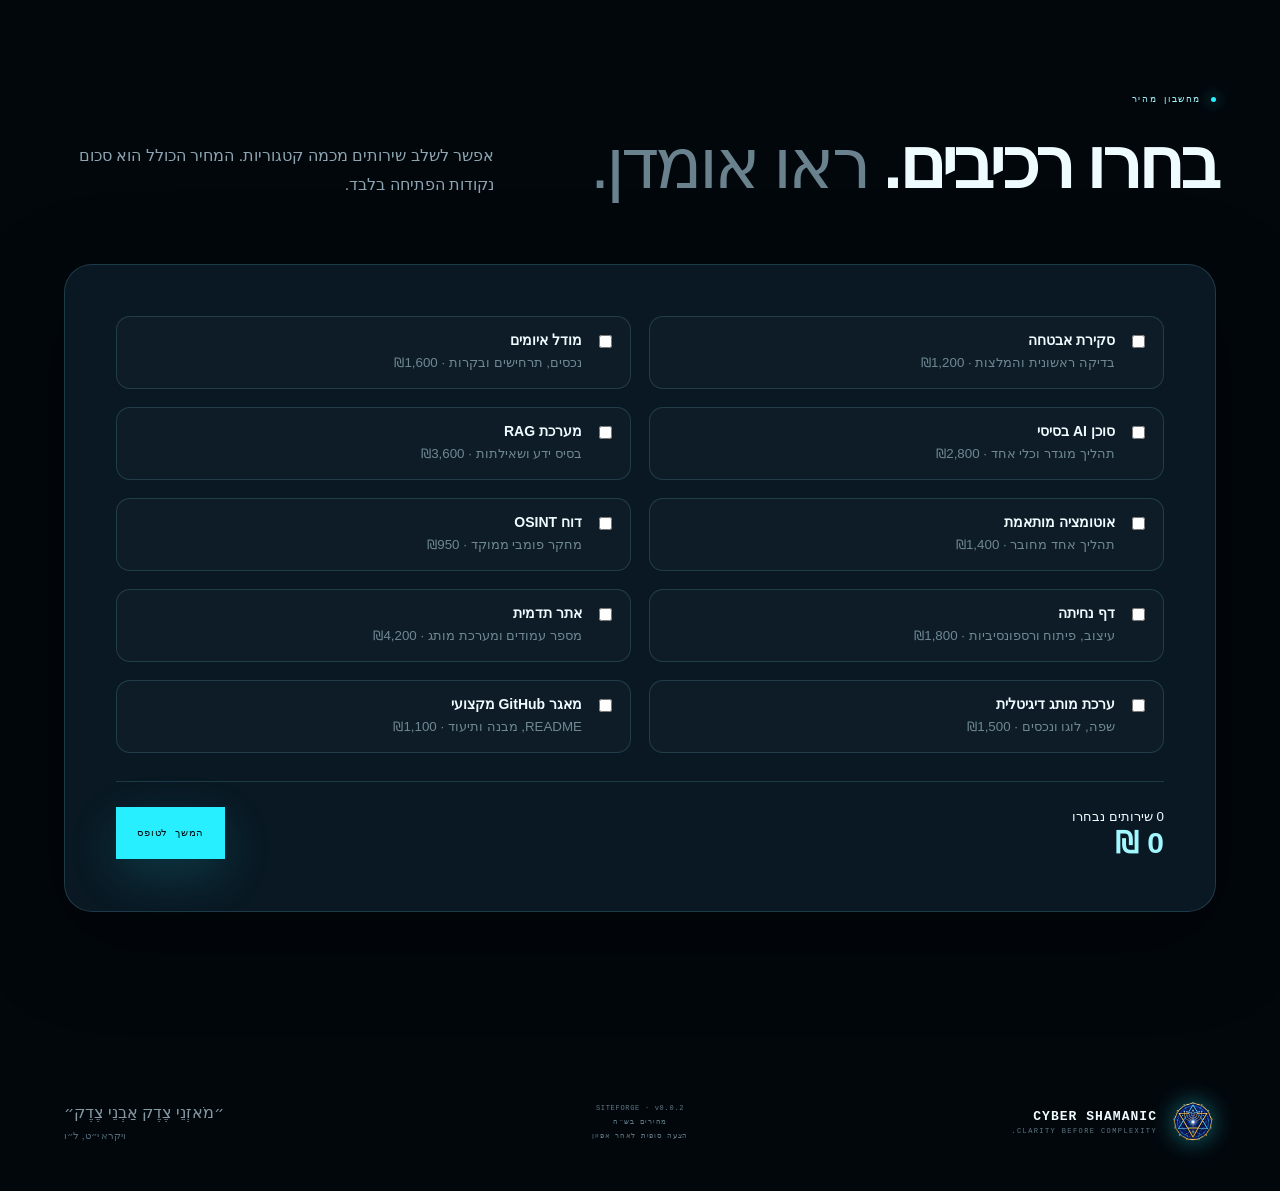
<file: pricing.html>
<!doctype html>
<html lang="he" dir="rtl">
  <head>
    <meta charset="utf-8" /><meta name="viewport" content="width=device-width, initial-scale=1" />
    <meta name="description" content="מחירון שירותי Cyber Shamanic ומחשבון אומדן." />
    <meta name="theme-color" content="#02070c" />
    <title>מחירון — Cyber Shamanic</title>
    <link rel="icon" href="assets/icons/favicon.ico" /><link rel="stylesheet" href="styles/main.css" />
  </head>
  <body>
    <header class="site-header"><div class="container header-inner">
      <a class="brand" href="index.html"><img src="assets/images/cyber-shamanic-logo.png" alt="" /><span class="brand-text"><strong>Cyber Shamanic</strong><small>CODE × CONSCIOUSNESS</small></span></a>
      <nav class="main-nav" data-main-nav aria-label="ניווט ראשי"><a href="index.html">בית</a><a href="about.html">אודות</a><a href="services.html">שירותים</a><a href="pricing.html" aria-current="page">מחירון</a><a href="projects.html">פרויקטים</a><a href="order.html">הזמנה</a></nav>
      <a class="header-action" href="order.html">בקשת הצעה <span>↗</span></a>
      <button class="mobile-toggle" type="button" aria-label="פתיחת תפריט" aria-expanded="false" data-menu-toggle>☰</button>
    </div></header>

    <main>
      <section class="page-hero"><div class="container">
        <div class="breadcrumb">HOME / PRICING / 003</div><p class="kicker">מחירון פתיחה</p>
        <h1>שקיפות לפני <span>תחילת העבודה.</span></h1>
        <p>המחירים מוצגים כאומדן התחלתי בשקלים. ההצעה הסופית נקבעת לאחר אפיון, היקף, מורכבות, לוחות זמנים ודרישות אבטחה.</p>
      </div></section>

      <section class="container section">
        <div class="grid grid-3">
          <article class="card pricing-card">
            <span class="card-number">START / FOCUSED</span><h3>מסלול ממוקד</h3><div class="price">₪750 <small>החל מ־</small></div>
            <ul><li>משימה אחת מוגדרת</li><li>אפיון קצר</li><li>תוצר מרכזי אחד</li><li>סבב תיקונים אחד</li><li>סיכום והנחיות שימוש</li></ul>
            <a class="button button-secondary" href="order.html">בחירת מסלול</a>
          </article>
          <article class="card pricing-card featured">
            <span class="card-number">BUILD / CONNECTED</span><h3>מסלול מערכת</h3><div class="price">₪2,400 <small>החל מ־</small></div>
            <ul><li>אפיון מלא</li><li>מספר רכיבים מחוברים</li><li>עיצוב ופיתוח</li><li>בדיקות ותיעוד</li><li>שני סבבי תיקונים</li></ul>
            <a class="button button-primary" href="order.html">בניית הצעה</a>
          </article>
          <article class="card pricing-card">
            <span class="card-number">MISSION / CUSTOM</span><h3>מסלול מותאם</h3><div class="price">בהצעה <small>לפי היקף</small></div>
            <ul><li>פרויקט רב־תחומי</li><li>מחקר ותכנון עומק</li><li>אבטחה ותשתית</li><li>מערכת תוכן או אוטומציה</li><li>ליווי מדורג</li></ul>
            <a class="button button-secondary" href="order.html">אפיון הפרויקט</a>
          </article>
        </div>
        <p class="price-note">💎 המחירון אינו התחייבות להצעת מחיר. הוא נועד לאומדן ראשוני, ותמיד תישלח הצעה מסודרת לאחר הבנת הצורך והיקף העבודה.</p>
      </section>

      <section class="container section" data-price-calculator>
        <div class="section-head"><div><p class="kicker">מחשבון מהיר</p><h2>בחרו רכיבים. <span>ראו אומדן.</span></h2></div><p>אפשר לשלב שירותים מכמה קטגוריות. המחיר הכולל הוא סכום נקודות הפתיחה בלבד.</p></div>
        <div class="calculator">
          <div class="calculator-grid">
            <label class="choice"><input type="checkbox" value="security-review" data-price="1200" /><span><strong>סקירת אבטחה</strong><small>בדיקה ראשונית והמלצות · ₪1,200</small></span></label>
            <label class="choice"><input type="checkbox" value="threat-model" data-price="1600" /><span><strong>מודל איומים</strong><small>נכסים, תרחישים ובקרות · ₪1,600</small></span></label>
            <label class="choice"><input type="checkbox" value="ai-agent" data-price="2800" /><span><strong>סוכן AI בסיסי</strong><small>תהליך מוגדר וכלי אחד · ₪2,800</small></span></label>
            <label class="choice"><input type="checkbox" value="rag-system" data-price="3600" /><span><strong>מערכת RAG</strong><small>בסיס ידע ושאילתות · ₪3,600</small></span></label>
            <label class="choice"><input type="checkbox" value="automation" data-price="1400" /><span><strong>אוטומציה מותאמת</strong><small>תהליך אחד מחובר · ₪1,400</small></span></label>
            <label class="choice"><input type="checkbox" value="osint-report" data-price="950" /><span><strong>דוח OSINT</strong><small>מחקר פומבי ממוקד · ₪950</small></span></label>
            <label class="choice"><input type="checkbox" value="landing-page" data-price="1800" /><span><strong>דף נחיתה</strong><small>עיצוב, פיתוח ורספונסיביות · ₪1,800</small></span></label>
            <label class="choice"><input type="checkbox" value="portfolio-site" data-price="4200" /><span><strong>אתר תדמית</strong><small>מספר עמודים ומערכת מותג · ₪4,200</small></span></label>
            <label class="choice"><input type="checkbox" value="brand-kit" data-price="1500" /><span><strong>ערכת מותג דיגיטלית</strong><small>שפה, לוגו ונכסים · ₪1,500</small></span></label>
            <label class="choice"><input type="checkbox" value="github-repo" data-price="1100" /><span><strong>מאגר GitHub מקצועי</strong><small>README, מבנה ותיעוד · ₪1,100</small></span></label>
          </div>
          <div class="calculator-total"><div><small data-calculator-count>0 שירותים נבחרו</small><br /><strong data-calculator-total>₪0</strong></div><a class="button button-primary" href="order.html" data-order-link>המשך לטופס</a></div>
        </div>
      </section>
    </main>

    <footer class="site-footer"><div class="container footer-grid"><a class="brand" href="index.html"><img src="assets/images/cyber-shamanic-logo.png" alt="" /><span class="brand-text"><strong>Cyber Shamanic</strong><small>CLARITY BEFORE COMPLEXITY.</small></span></a><div class="footer-meta"><span>SITEFORGE · v0.0.2</span><span>מחירים בש״ח</span><span>הצעה סופית לאחר אפיון</span></div><blockquote>״מֹאזְנֵי צֶדֶק אַבְנֵי צֶדֶק״<cite>ויקרא י״ט, ל״ו</cite></blockquote></div></footer>
    <script src="functions/navigation.js" defer></script><script src="functions/pricing-calculator.js" defer></script><script src="functions/ui.js" defer></script>
  </body>
</html>
</file>
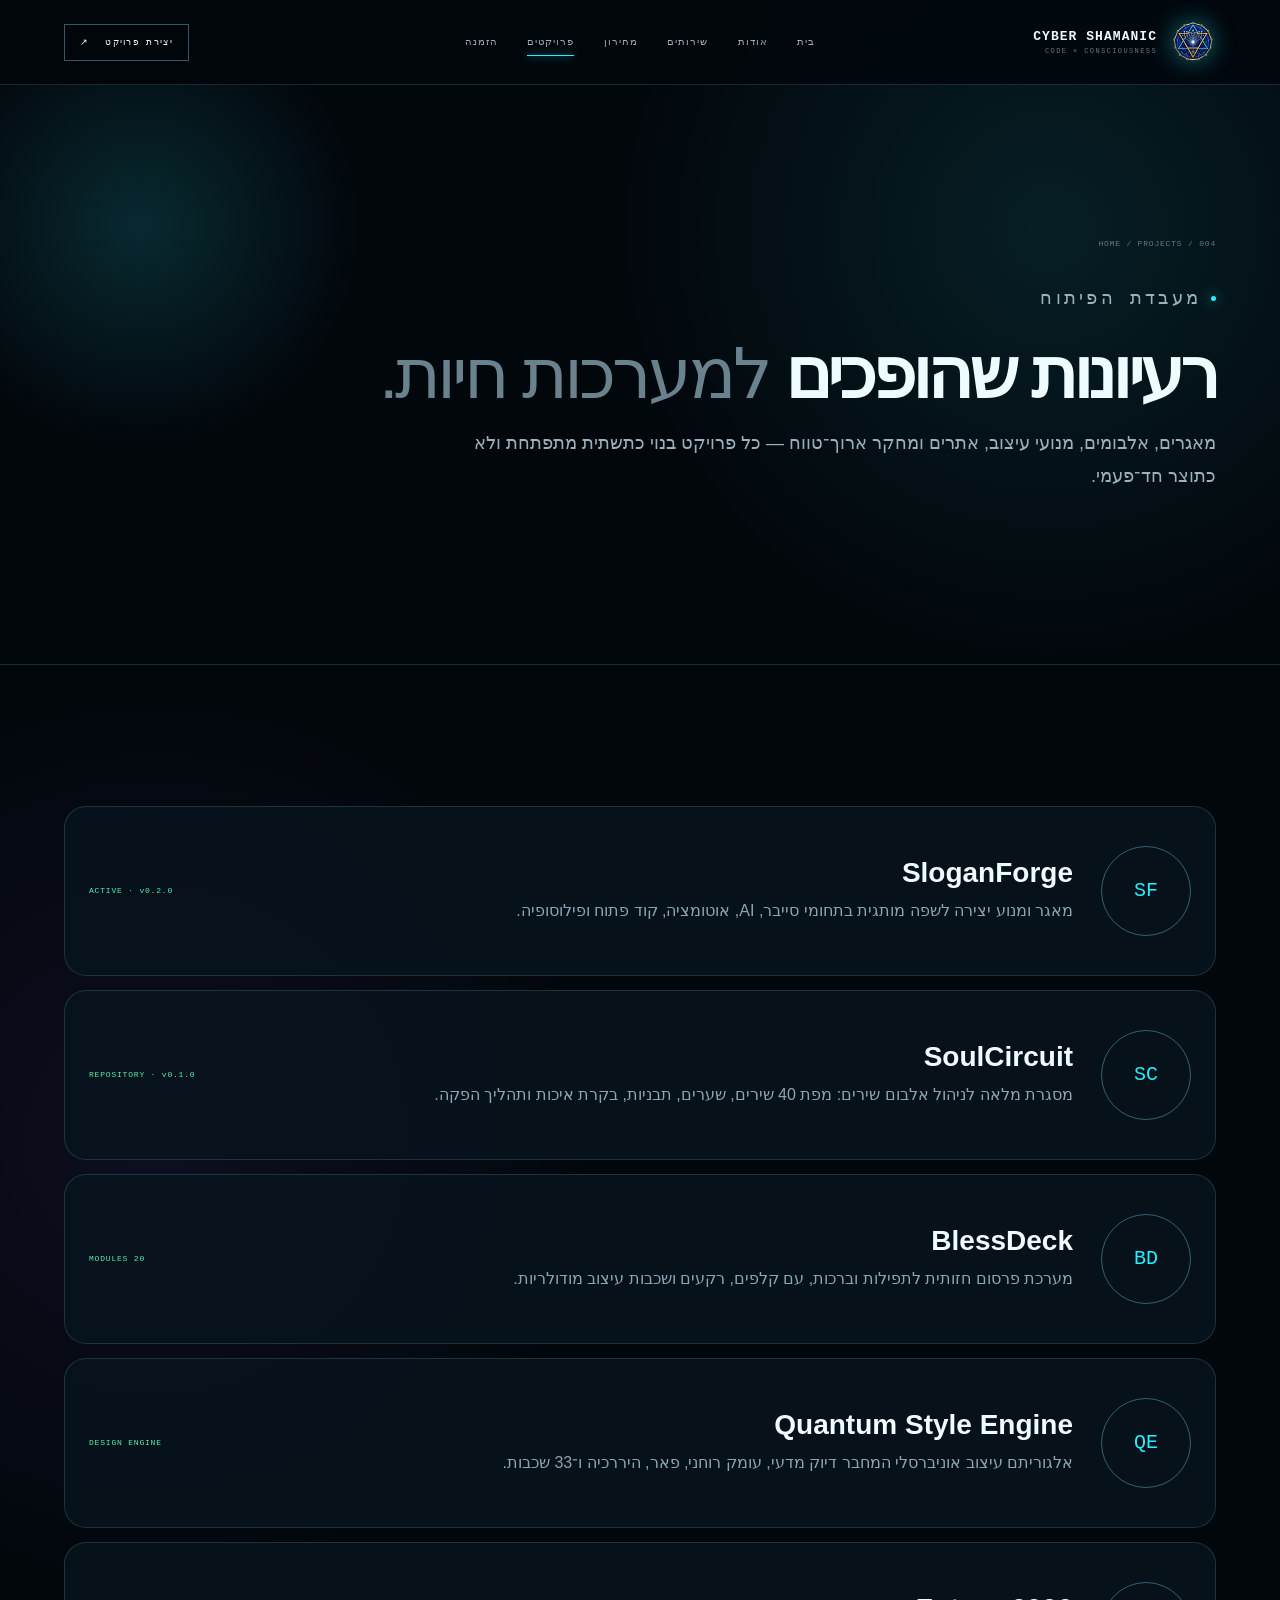
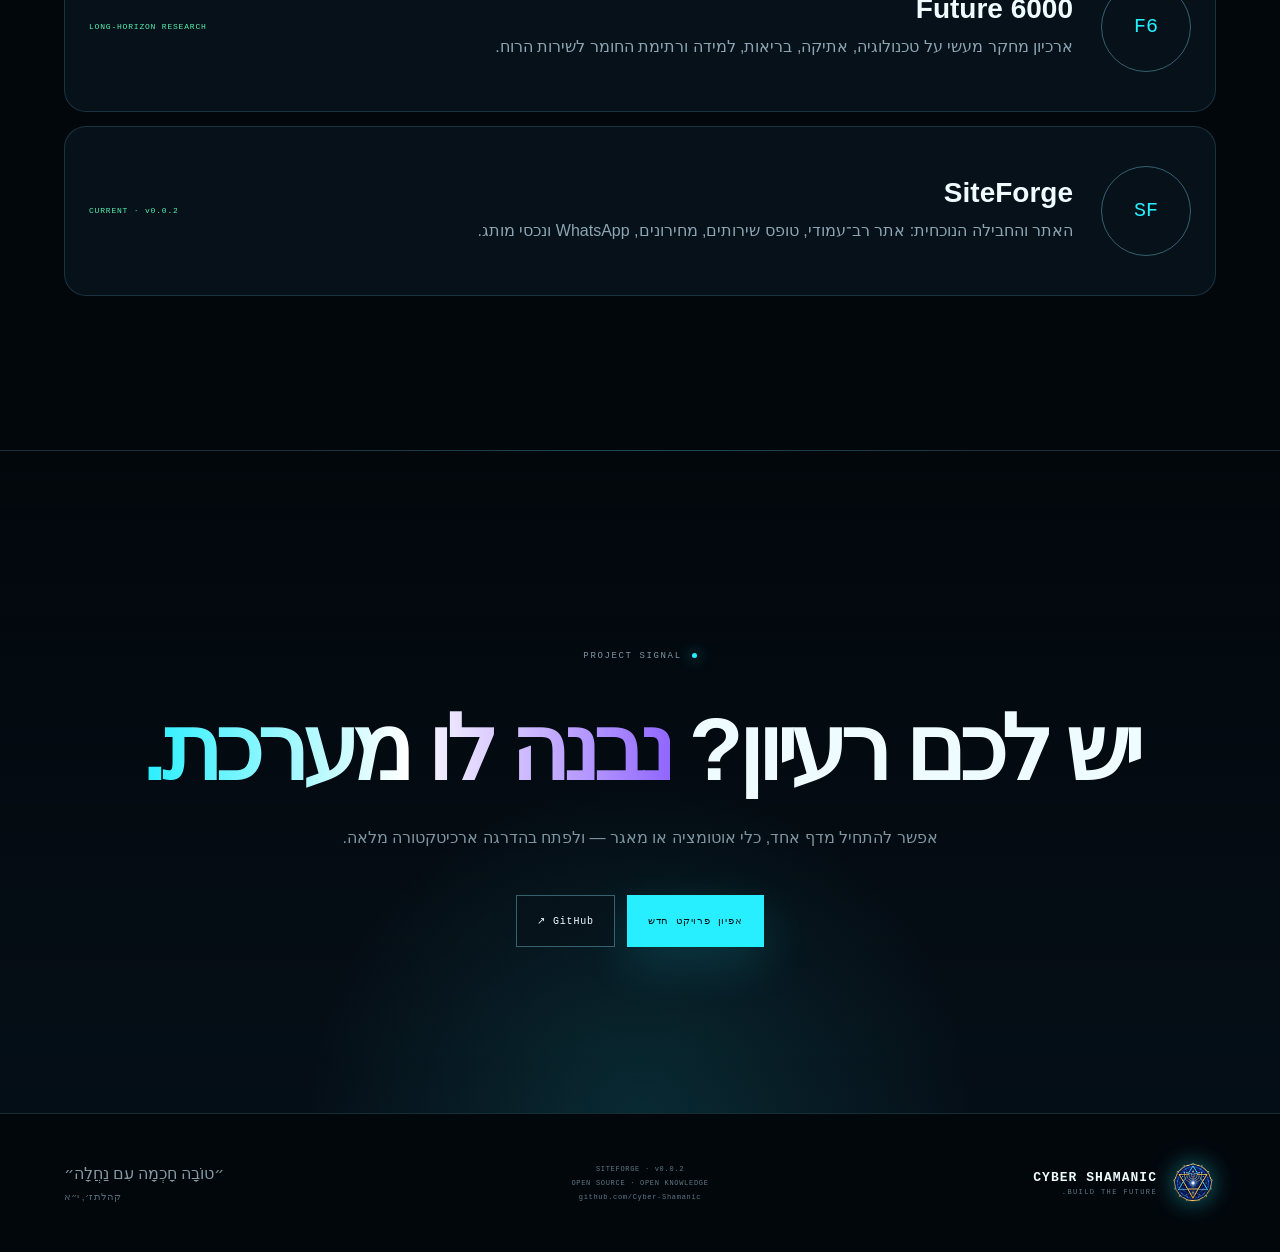
<file: projects.html>
<!doctype html>
<html lang="he" dir="rtl">
  <head>
    <meta charset="utf-8" /><meta name="viewport" content="width=device-width, initial-scale=1" />
    <meta name="description" content="פרויקטים ומערכות של Cyber Shamanic." /><meta name="theme-color" content="#02070c" />
    <title>פרויקטים — Cyber Shamanic</title><link rel="icon" href="assets/icons/favicon.ico" /><link rel="stylesheet" href="styles/main.css" />
  </head>
  <body>
    <header class="site-header"><div class="container header-inner">
      <a class="brand" href="index.html"><img src="assets/images/cyber-shamanic-logo.png" alt="" /><span class="brand-text"><strong>Cyber Shamanic</strong><small>CODE × CONSCIOUSNESS</small></span></a>
      <nav class="main-nav" data-main-nav aria-label="ניווט ראשי"><a href="index.html">בית</a><a href="about.html">אודות</a><a href="services.html">שירותים</a><a href="pricing.html">מחירון</a><a href="projects.html" aria-current="page">פרויקטים</a><a href="order.html">הזמנה</a></nav>
      <a class="header-action" href="order.html">יצירת פרויקט <span>↗</span></a><button class="mobile-toggle" type="button" aria-label="פתיחת תפריט" aria-expanded="false" data-menu-toggle>☰</button>
    </div></header>

    <main>
      <section class="page-hero"><div class="container">
        <div class="breadcrumb">HOME / PROJECTS / 004</div><p class="kicker">מעבדת הפיתוח</p>
        <h1>רעיונות שהופכים <span>למערכות חיות.</span></h1>
        <p>מאגרים, אלבומים, מנועי עיצוב, אתרים ומחקר ארוך־טווח — כל פרויקט בנוי כתשתית מתפתחת ולא כתוצר חד־פעמי.</p>
      </div></section>

      <section class="container section">
        <article class="project-row"><div class="project-monogram">SF</div><div><h2>SloganForge</h2><p>מאגר ומנוע יצירה לשפה מותגית בתחומי סייבר, AI, אוטומציה, קוד פתוח ופילוסופיה.</p></div><span class="status">ACTIVE · v0.2.0</span></article>
        <article class="project-row"><div class="project-monogram">SC</div><div><h2>SoulCircuit</h2><p>מסגרת מלאה לניהול אלבום שירים: מפת 40 שירים, שערים, תבניות, בקרת איכות ותהליך הפקה.</p></div><span class="status">REPOSITORY · v0.1.0</span></article>
        <article class="project-row"><div class="project-monogram">BD</div><div><h2>BlessDeck</h2><p>מערכת פרסום חזותית לתפילות וברכות, עם קלפים, רקעים ושכבות עיצוב מודולריות.</p></div><span class="status">20 MODULES</span></article>
        <article class="project-row"><div class="project-monogram">QE</div><div><h2>Quantum Style Engine</h2><p>אלגוריתם עיצוב אוניברסלי המחבר דיוק מדעי, עומק רוחני, פאר, היררכיה ו־33 שכבות.</p></div><span class="status">DESIGN ENGINE</span></article>
        <article class="project-row"><div class="project-monogram">F6</div><div><h2>Future 6000</h2><p>ארכיון מחקר מעשי על טכנולוגיה, אתיקה, בריאות, למידה ורתימת החומר לשירות הרוח.</p></div><span class="status">LONG-HORIZON RESEARCH</span></article>
        <article class="project-row"><div class="project-monogram">SF</div><div><h2>SiteForge</h2><p>האתר והחבילה הנוכחית: אתר רב־עמודי, טופס שירותים, מחירונים, WhatsApp ונכסי מותג.</p></div><span class="status">CURRENT · v0.0.2</span></article>
      </section>

      <section class="cta"><div class="container"><p class="kicker" style="justify-content:center">PROJECT SIGNAL</p><h2>יש לכם רעיון? <span>נבנה לו מערכת.</span></h2><p>אפשר להתחיל מדף אחד, כלי אוטומציה או מאגר — ולפתח בהדרגה ארכיטקטורה מלאה.</p><div class="actions" style="justify-content:center"><a class="button button-primary" href="order.html">אפיון פרויקט חדש</a><a class="button button-secondary" href="https://github.com/Cyber-Shamanic" target="_blank" rel="noreferrer">GitHub ↗</a></div></div></section>
    </main>

    <footer class="site-footer"><div class="container footer-grid"><a class="brand" href="index.html"><img src="assets/images/cyber-shamanic-logo.png" alt="" /><span class="brand-text"><strong>Cyber Shamanic</strong><small>BUILD THE FUTURE.</small></span></a><div class="footer-meta"><span>SITEFORGE · v0.0.2</span><span>OPEN SOURCE · OPEN KNOWLEDGE</span><span>github.com/Cyber-Shamanic</span></div><blockquote>״טוֹבָה חָכְמָה עִם נַחֲלָה״<cite>קהלת ז׳, י״א</cite></blockquote></div></footer>
    <script src="functions/navigation.js" defer></script><script src="functions/ui.js" defer></script>
  </body>
</html>
</file>
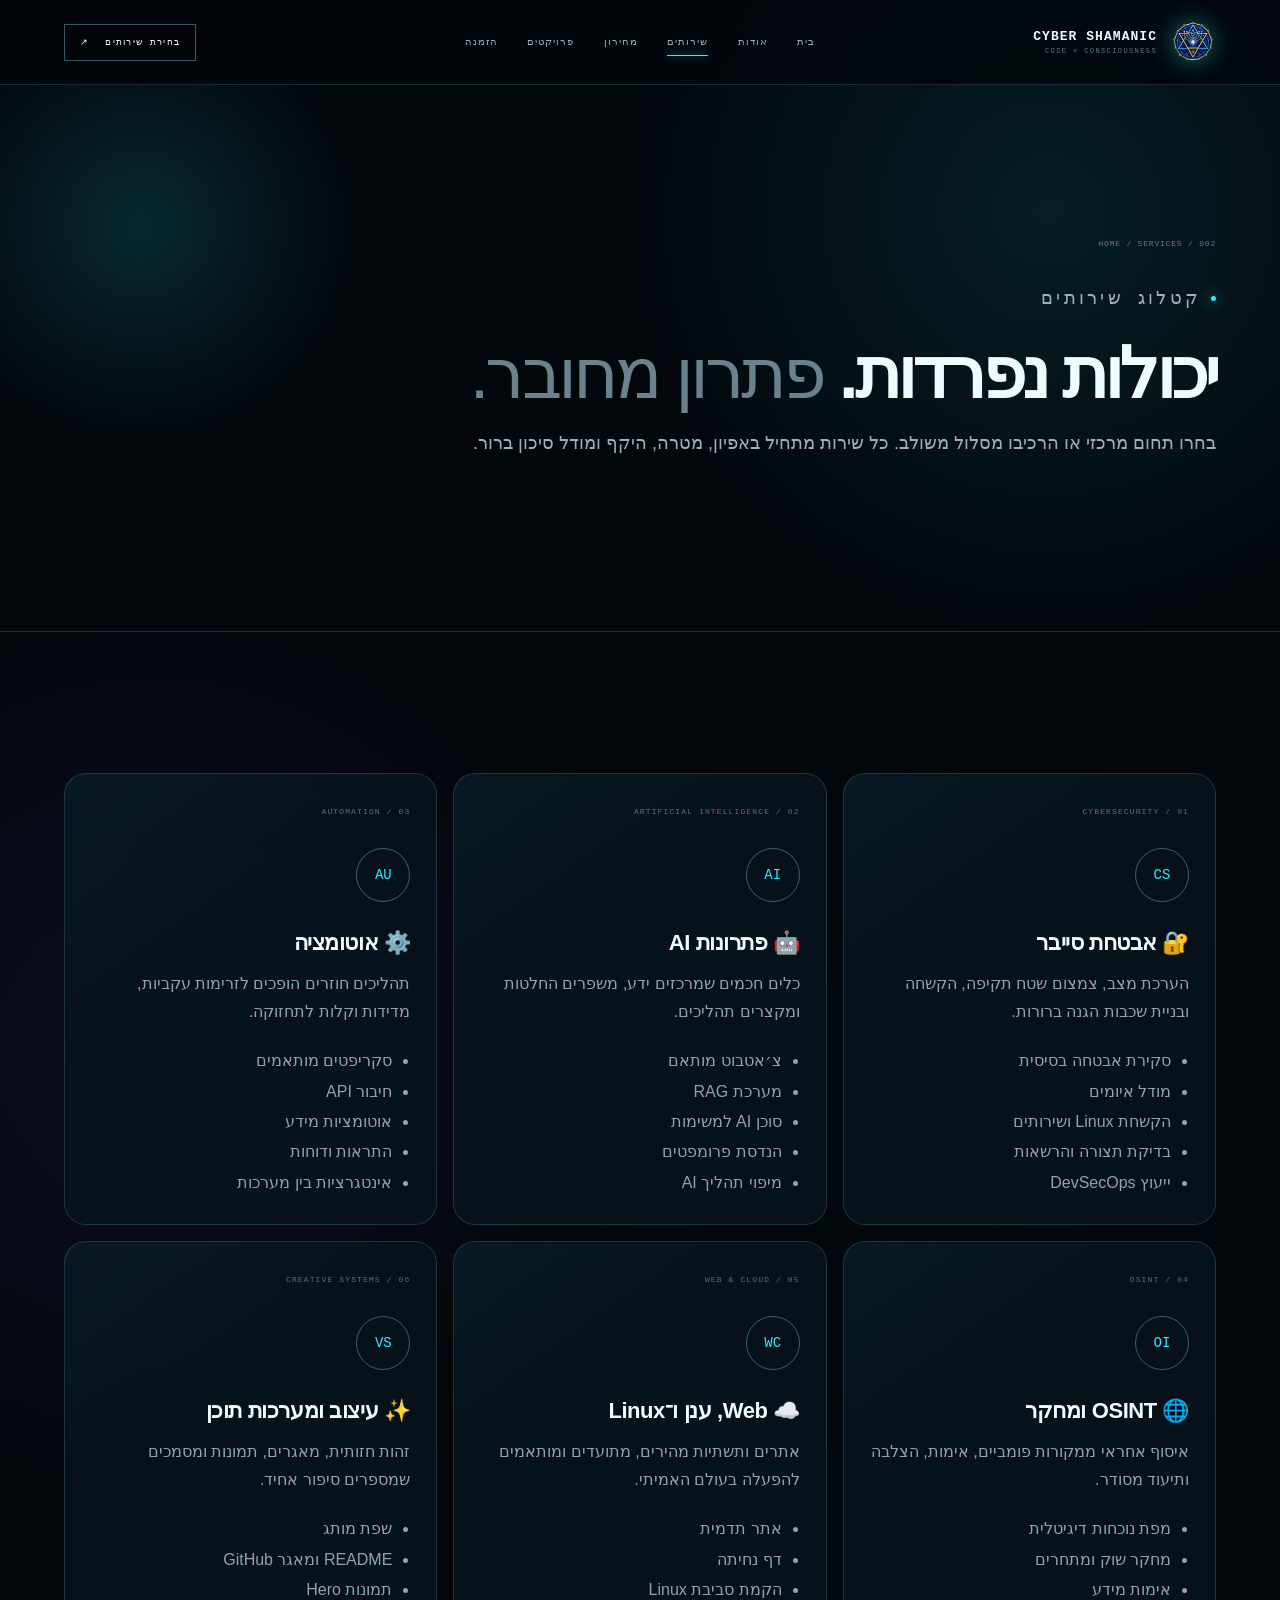
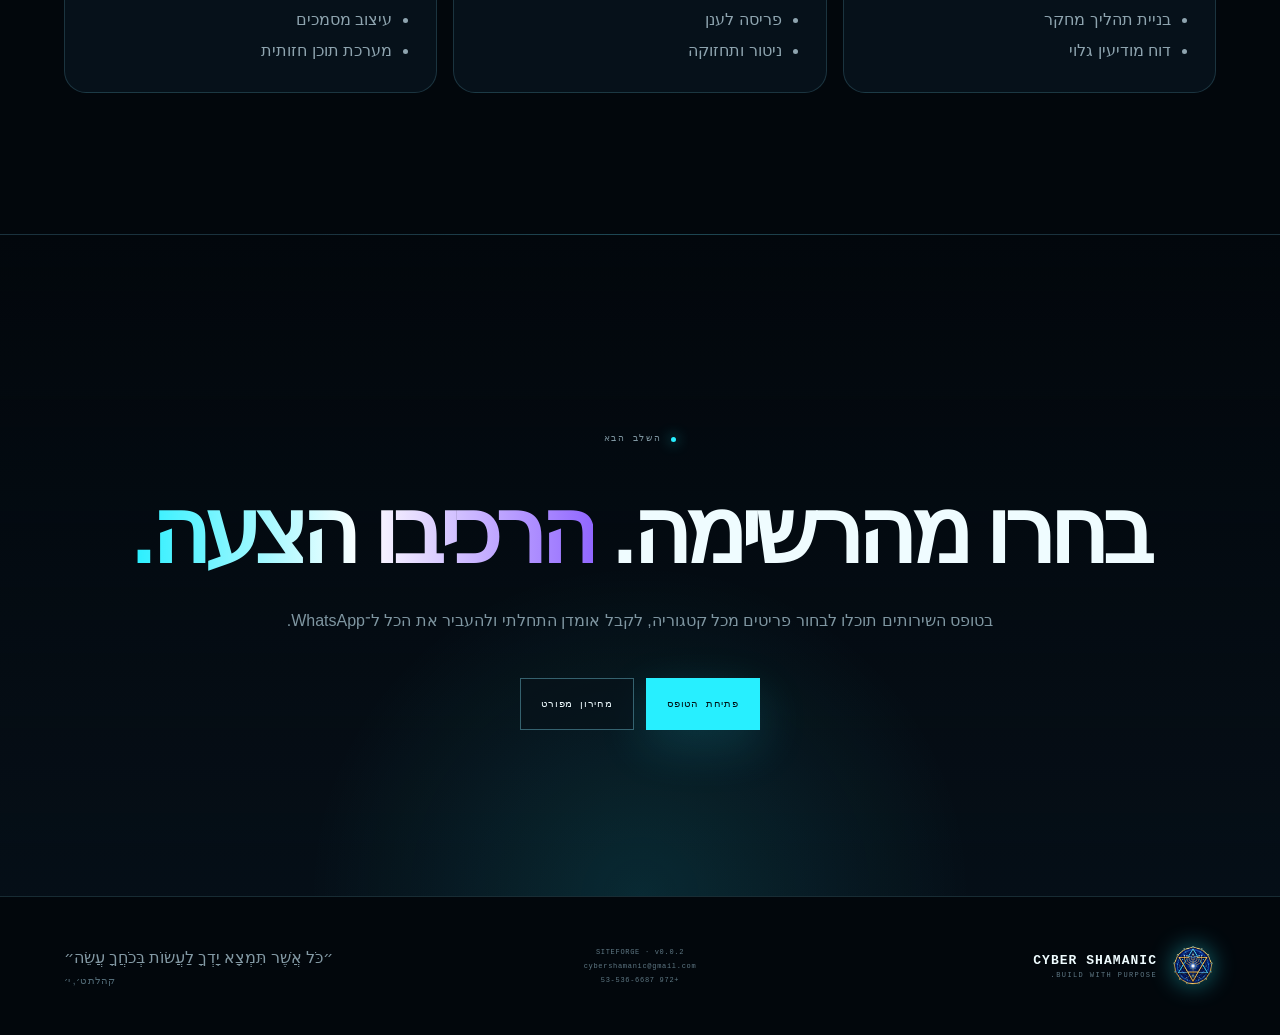
<file: services.html>
<!doctype html>
<html lang="he" dir="rtl">
  <head>
    <meta charset="utf-8" /><meta name="viewport" content="width=device-width, initial-scale=1" />
    <meta name="description" content="קטלוג שירותי Cyber Shamanic לפי קטגוריות." />
    <meta name="theme-color" content="#02070c" />
    <title>שירותים — Cyber Shamanic</title>
    <link rel="icon" href="assets/icons/favicon.ico" /><link rel="stylesheet" href="styles/main.css" />
  </head>
  <body>
    <header class="site-header"><div class="container header-inner">
      <a class="brand" href="index.html"><img src="assets/images/cyber-shamanic-logo.png" alt="" /><span class="brand-text"><strong>Cyber Shamanic</strong><small>CODE × CONSCIOUSNESS</small></span></a>
      <nav class="main-nav" data-main-nav aria-label="ניווט ראשי"><a href="index.html">בית</a><a href="about.html">אודות</a><a href="services.html" aria-current="page">שירותים</a><a href="pricing.html">מחירון</a><a href="projects.html">פרויקטים</a><a href="order.html">הזמנה</a></nav>
      <a class="header-action" href="order.html">בחירת שירותים <span>↗</span></a>
      <button class="mobile-toggle" type="button" aria-label="פתיחת תפריט" aria-expanded="false" data-menu-toggle>☰</button>
    </div></header>

    <main>
      <section class="page-hero"><div class="container">
        <div class="breadcrumb">HOME / SERVICES / 002</div><p class="kicker">קטלוג שירותים</p>
        <h1>יכולות נפרדות. <span>פתרון מחובר.</span></h1>
        <p>בחרו תחום מרכזי או הרכיבו מסלול משולב. כל שירות מתחיל באפיון, מטרה, היקף ומודל סיכון ברור.</p>
      </div></section>

      <section class="container section">
        <div class="grid grid-3">
          <article class="card service-card">
            <span class="card-number">01 / CYBERSECURITY</span><div class="service-icon">CS</div><h3>🔐 אבטחת סייבר</h3>
            <p>הערכת מצב, צמצום שטח תקיפה, הקשחה ובניית שכבות הגנה ברורות.</p>
            <ul class="service-list"><li>סקירת אבטחה בסיסית</li><li>מודל איומים</li><li>הקשחת Linux ושירותים</li><li>בדיקת תצורה והרשאות</li><li>ייעוץ DevSecOps</li></ul>
          </article>
          <article class="card service-card">
            <span class="card-number">02 / ARTIFICIAL INTELLIGENCE</span><div class="service-icon">AI</div><h3>🤖 פתרונות AI</h3>
            <p>כלים חכמים שמרכזים ידע, משפרים החלטות ומקצרים תהליכים.</p>
            <ul class="service-list"><li>צ׳אטבוט מותאם</li><li>מערכת RAG</li><li>סוכן AI למשימות</li><li>הנדסת פרומפטים</li><li>מיפוי תהליך AI</li></ul>
          </article>
          <article class="card service-card">
            <span class="card-number">03 / AUTOMATION</span><div class="service-icon">AU</div><h3>⚙️ אוטומציה</h3>
            <p>תהליכים חוזרים הופכים לזרימות עקביות, מדידות וקלות לתחזוקה.</p>
            <ul class="service-list"><li>סקריפטים מותאמים</li><li>חיבור API</li><li>אוטומציות מידע</li><li>התראות ודוחות</li><li>אינטגרציות בין מערכות</li></ul>
          </article>
          <article class="card service-card">
            <span class="card-number">04 / OSINT</span><div class="service-icon">OI</div><h3>🌐 OSINT ומחקר</h3>
            <p>איסוף אחראי ממקורות פומביים, אימות, הצלבה ותיעוד מסודר.</p>
            <ul class="service-list"><li>מפת נוכחות דיגיטלית</li><li>מחקר שוק ומתחרים</li><li>אימות מידע</li><li>בניית תהליך מחקר</li><li>דוח מודיעין גלוי</li></ul>
          </article>
          <article class="card service-card">
            <span class="card-number">05 / WEB & CLOUD</span><div class="service-icon">WC</div><h3>☁️ Web, ענן ו־Linux</h3>
            <p>אתרים ותשתיות מהירים, מתועדים ומותאמים להפעלה בעולם האמיתי.</p>
            <ul class="service-list"><li>אתר תדמית</li><li>דף נחיתה</li><li>הקמת סביבת Linux</li><li>פריסה לענן</li><li>ניטור ותחזוקה</li></ul>
          </article>
          <article class="card service-card">
            <span class="card-number">06 / CREATIVE SYSTEMS</span><div class="service-icon">VS</div><h3>✨ עיצוב ומערכות תוכן</h3>
            <p>זהות חזותית, מאגרים, תמונות ומסמכים שמספרים סיפור אחיד.</p>
            <ul class="service-list"><li>שפת מותג</li><li>README ומאגר GitHub</li><li>תמונות Hero</li><li>עיצוב מסמכים</li><li>מערכת תוכן חזותית</li></ul>
          </article>
        </div>
      </section>

      <section class="cta"><div class="container"><p class="kicker" style="justify-content:center">השלב הבא</p><h2>בחרו מהרשימה. <span>הרכיבו הצעה.</span></h2><p>בטופס השירותים תוכלו לבחור פריטים מכל קטגוריה, לקבל אומדן התחלתי ולהעביר את הכל ל־WhatsApp.</p><div class="actions" style="justify-content:center"><a class="button button-primary" href="order.html">פתיחת הטופס</a><a class="button button-secondary" href="pricing.html">מחירון מפורט</a></div></div></section>
    </main>

    <footer class="site-footer"><div class="container footer-grid"><a class="brand" href="index.html"><img src="assets/images/cyber-shamanic-logo.png" alt="" /><span class="brand-text"><strong>Cyber Shamanic</strong><small>BUILD WITH PURPOSE.</small></span></a><div class="footer-meta"><span>SITEFORGE · v0.0.2</span><span>cybershamanic@gmail.com</span><span>+972 53-536-6687</span></div><blockquote>״כֹּל אֲשֶׁר תִּמְצָא יָדְךָ לַעֲשׂוֹת בְּכֹחֲךָ עֲשֵׂה״<cite>קהלת ט׳, י׳</cite></blockquote></div></footer>
    <script src="functions/navigation.js" defer></script><script src="functions/ui.js" defer></script>
  </body>
</html>
</file>
<file: styles/main.css>
:root {
  --bg: #02070c;
  --bg-soft: #07111a;
  --panel: rgba(8, 20, 30, 0.82);
  --panel-strong: rgba(10, 26, 38, 0.94);
  --ink: #effcff;
  --muted: #8da5b2;
  --cyan: #27efff;
  --cyan-soft: #a2f8ff;
  --blue: #4389ff;
  --violet: #9167ff;
  --gold: #f2c66d;
  --green: #55f2af;
  --line: rgba(128, 225, 247, 0.17);
  --line-strong: rgba(128, 225, 247, 0.38);
  --shadow: 0 26px 90px rgba(0, 0, 0, 0.4);
  --radius: 22px;
  --font: Arial, "Noto Sans Hebrew", sans-serif;
  --mono: "Courier New", monospace;
}

* {
  box-sizing: border-box;
}

html {
  background: var(--bg);
  color: var(--ink);
  overflow-x: hidden;
  scroll-behavior: smooth;
  scrollbar-color: var(--cyan) #04101a;
}

body {
  background:
    radial-gradient(circle at 82% 8%, rgba(39, 239, 255, 0.1), transparent 27rem),
    radial-gradient(circle at 12% 40%, rgba(145, 103, 255, 0.08), transparent 28rem),
    var(--bg);
  color: var(--ink);
  font-family: var(--font);
  margin: 0;
  min-height: 100vh;
  overflow-x: hidden;
}

body::before {
  background-image:
    linear-gradient(rgba(62, 176, 205, 0.028) 1px, transparent 1px),
    linear-gradient(90deg, rgba(62, 176, 205, 0.028) 1px, transparent 1px);
  background-size: 54px 54px;
  content: "";
  inset: 0;
  mask-image: linear-gradient(#000 5%, transparent 80%);
  pointer-events: none;
  position: fixed;
  z-index: -1;
}

::selection {
  background: var(--cyan);
  color: #001014;
}

a {
  color: inherit;
  text-decoration: none;
}

img {
  display: block;
  max-width: 100%;
}

button,
input,
select,
textarea {
  font: inherit;
}

button,
a,
label {
  -webkit-tap-highlight-color: transparent;
}

:focus-visible {
  outline: 2px solid var(--cyan);
  outline-offset: 4px;
}

.container {
  margin-inline: auto;
  max-width: 1440px;
  padding-inline: clamp(22px, 5vw, 76px);
}

.site-header {
  backdrop-filter: blur(24px);
  background: rgba(2, 7, 12, 0.82);
  border-bottom: 1px solid var(--line);
  inset: 0 0 auto;
  position: sticky;
  z-index: 90;
}

.header-inner {
  align-items: center;
  display: grid;
  gap: 24px;
  grid-template-columns: 1fr auto 1fr;
  min-height: 84px;
}

.brand {
  align-items: center;
  display: inline-flex;
  gap: 13px;
  justify-self: start;
}

.brand img {
  filter: drop-shadow(0 0 12px rgba(39, 239, 255, 0.45));
  height: 46px;
  object-fit: contain;
  width: 46px;
}

.brand-text {
  display: grid;
  gap: 3px;
}

.brand-text strong {
  font-family: var(--mono);
  font-size: 13px;
  letter-spacing: 0.08em;
  text-transform: uppercase;
}

.brand-text small {
  color: #5f7885;
  font-family: var(--mono);
  font-size: 7px;
  letter-spacing: 0.2em;
}

.main-nav {
  align-items: center;
  display: flex;
  gap: clamp(17px, 2.3vw, 34px);
}

.main-nav a {
  color: #9db0bb;
  font-family: var(--mono);
  font-size: 10px;
  letter-spacing: 0.1em;
  padding-block: 8px;
  position: relative;
}

.main-nav a::after {
  background: var(--cyan);
  bottom: 0;
  box-shadow: 0 0 9px var(--cyan);
  content: "";
  height: 1px;
  inset-inline: 0;
  position: absolute;
  transform: scaleX(0);
  transition: transform 180ms ease;
}

.main-nav a:hover::after,
.main-nav a[aria-current="page"]::after {
  transform: scaleX(1);
}

.header-action {
  align-items: center;
  border: 1px solid var(--line-strong);
  display: inline-flex;
  font-family: var(--mono);
  font-size: 9px;
  gap: 16px;
  justify-self: end;
  letter-spacing: 0.14em;
  padding: 12px 15px;
  transition: 180ms ease;
}

.header-action:hover {
  background: var(--cyan);
  color: #001014;
}

.hero {
  align-items: center;
  display: grid;
  gap: clamp(42px, 6vw, 96px);
  grid-template-columns: 0.94fr 1.06fr;
  min-height: calc(100svh - 84px);
  padding-block: clamp(70px, 9vw, 130px);
}

.hero-copy {
  position: relative;
  z-index: 4;
}

.eyebrow,
.kicker {
  align-items: center;
  color: var(--cyan-soft);
  display: flex;
  font-family: var(--mono);
  font-size: 9px;
  gap: 10px;
  letter-spacing: 0.18em;
  margin: 0 0 24px;
  text-transform: uppercase;
}

.eyebrow::before,
.kicker::before {
  background: var(--cyan);
  border-radius: 50%;
  box-shadow: 0 0 14px var(--cyan);
  content: "";
  height: 5px;
  width: 5px;
}

.hero h1 {
  font-size: clamp(62px, 8vw, 124px);
  letter-spacing: -0.075em;
  line-height: 0.81;
  margin: 0;
  text-transform: uppercase;
}

.hero h1 span {
  background: linear-gradient(105deg, var(--cyan-soft), #fff 34%, var(--violet) 72%, var(--gold));
  -webkit-background-clip: text;
  background-clip: text;
  display: block;
  padding-bottom: 0.08em;
  -webkit-text-fill-color: transparent;
}

.hero-lead {
  color: #b5c7d0;
  font-size: clamp(18px, 1.6vw, 23px);
  line-height: 1.75;
  margin: 30px 0 0;
  max-width: 690px;
}

.hero-note {
  border-right: 1px solid var(--cyan);
  color: #728a96;
  font-family: var(--mono);
  font-size: 9px;
  letter-spacing: 0.12em;
  margin: 24px 0 0;
  padding-right: 14px;
}

.actions {
  display: flex;
  flex-wrap: wrap;
  gap: 12px;
  margin-top: 36px;
}

.button {
  align-items: center;
  border: 1px solid var(--line-strong);
  cursor: pointer;
  display: inline-flex;
  font-family: var(--mono);
  font-size: 10px;
  gap: 26px;
  justify-content: center;
  letter-spacing: 0.08em;
  min-height: 52px;
  padding-inline: 20px;
  transition: 180ms ease;
}

.button:hover {
  transform: translateY(-2px);
}

.button-primary {
  background: var(--cyan);
  border-color: var(--cyan);
  box-shadow: 0 16px 50px rgba(39, 239, 255, 0.16);
  color: #001014;
}

.button-secondary {
  background: rgba(7, 17, 25, 0.65);
}

.hero-media {
  min-height: 560px;
  position: relative;
}

.hero-image {
  border: 1px solid var(--line);
  box-shadow: var(--shadow);
  height: 88%;
  inset: 3% 0 auto;
  object-fit: cover;
  position: absolute;
  width: 91%;
}

.hero-image-main {
  clip-path: polygon(9% 0, 100% 0, 100% 88%, 88% 100%, 0 100%, 0 10%);
  filter: saturate(1.05) contrast(1.08);
}

.hero-image-secondary {
  border-color: rgba(242, 198, 109, 0.3);
  bottom: -1%;
  box-shadow: 0 18px 60px rgba(0, 0, 0, 0.5);
  height: 30%;
  left: -4%;
  object-position: center;
  top: auto;
  width: 49%;
}

.hero-media::before {
  border: 1px solid rgba(39, 239, 255, 0.2);
  border-radius: 50%;
  content: "";
  height: 460px;
  left: 50%;
  position: absolute;
  top: 50%;
  transform: translate(-50%, -50%);
  width: 460px;
}

.media-badge {
  backdrop-filter: blur(12px);
  background: rgba(2, 10, 16, 0.76);
  border: 1px solid var(--line-strong);
  bottom: 5%;
  display: grid;
  font-family: var(--mono);
  gap: 5px;
  padding: 15px 18px;
  position: absolute;
  right: -2%;
  z-index: 3;
}

.media-badge span {
  color: #64808e;
  font-size: 7px;
  letter-spacing: 0.15em;
}

.media-badge strong {
  color: var(--cyan-soft);
  font-size: 10px;
  letter-spacing: 0.08em;
}

.signal-strip {
  border-block: 1px solid var(--line);
  color: #647e8a;
  display: flex;
  font-family: var(--mono);
  font-size: 8px;
  gap: 34px;
  justify-content: center;
  letter-spacing: 0.16em;
  overflow: hidden;
  padding-block: 16px;
  white-space: nowrap;
}

.signal-strip b {
  color: var(--cyan);
}

.section {
  padding-block: clamp(95px, 11vw, 170px);
}

.section-head {
  align-items: end;
  display: flex;
  gap: 40px;
  justify-content: space-between;
  margin-bottom: 64px;
}

.section-head h2,
.page-hero h1 {
  font-size: clamp(42px, 5.5vw, 78px);
  letter-spacing: -0.055em;
  line-height: 1;
  margin: 0;
}

.section-head h2 span,
.page-hero h1 span {
  color: #69828e;
  font-weight: 400;
}

.section-head > p {
  color: var(--muted);
  line-height: 1.8;
  margin: 0;
  max-width: 430px;
}

.grid {
  display: grid;
  gap: 16px;
}

.grid-2 {
  grid-template-columns: repeat(2, minmax(0, 1fr));
}

.grid-3 {
  grid-template-columns: repeat(3, minmax(0, 1fr));
}

.grid-4 {
  grid-template-columns: repeat(4, minmax(0, 1fr));
}

.card {
  background:
    linear-gradient(145deg, rgba(39, 239, 255, 0.04), transparent 35%),
    var(--panel);
  border: 1px solid var(--line);
  border-radius: var(--radius);
  min-height: 250px;
  padding: 26px;
  position: relative;
  transition: 200ms ease;
}

.card:hover {
  border-color: var(--line-strong);
  transform: translateY(-4px);
}

.card-number {
  color: #57717e;
  font-family: var(--mono);
  font-size: 8px;
  letter-spacing: 0.14em;
}

.card h3 {
  font-size: 22px;
  letter-spacing: -0.02em;
  margin: 52px 0 14px;
}

.card p {
  color: var(--muted);
  line-height: 1.75;
  margin: 0;
}

.tags {
  display: flex;
  flex-wrap: wrap;
  gap: 7px;
  list-style: none;
  margin: 24px 0 0;
  padding: 0;
}

.tags li,
.chip {
  border: 1px solid var(--line);
  color: #7f98a4;
  font-family: var(--mono);
  font-size: 7px;
  letter-spacing: 0.09em;
  padding: 7px 9px;
}

.page-hero {
  border-bottom: 1px solid var(--line);
  overflow: hidden;
  padding-block: clamp(90px, 12vw, 165px);
  position: relative;
}

.page-hero::after {
  background: radial-gradient(circle, rgba(39, 239, 255, 0.15), transparent 65%);
  content: "";
  height: 480px;
  left: -100px;
  position: absolute;
  top: -100px;
  width: 480px;
}

.page-hero p {
  color: #9cb1bc;
  font-size: 18px;
  line-height: 1.8;
  max-width: 760px;
}

.breadcrumb {
  color: #607b87;
  font-family: var(--mono);
  font-size: 8px;
  letter-spacing: 0.1em;
  margin-bottom: 35px;
}

.service-card {
  min-height: 360px;
}

.service-icon {
  align-items: center;
  border: 1px solid var(--line-strong);
  border-radius: 50%;
  color: var(--cyan);
  display: flex;
  font-family: var(--mono);
  font-size: 14px;
  height: 54px;
  justify-content: center;
  margin-top: 30px;
  width: 54px;
}

.service-card h3 {
  margin-top: 28px;
}

.service-list {
  color: #8ea4af;
  line-height: 1.9;
  margin: 20px 0 0;
  padding-right: 18px;
}

.pricing-card {
  display: flex;
  flex-direction: column;
  min-height: 440px;
}

.pricing-card.featured {
  border-color: rgba(39, 239, 255, 0.56);
  box-shadow: 0 20px 70px rgba(39, 239, 255, 0.08);
}

.price {
  color: var(--cyan-soft);
  font-size: 42px;
  font-weight: 700;
  margin: 32px 0 4px;
}

.price small {
  color: #6e8794;
  font-size: 12px;
  font-weight: 400;
}

.pricing-card ul {
  color: #91a7b2;
  line-height: 1.95;
  margin: 25px 0 30px;
  padding-right: 20px;
}

.pricing-card .button {
  margin-top: auto;
}

.price-note {
  border-right: 2px solid var(--gold);
  color: #8aa0aa;
  line-height: 1.75;
  margin-top: 34px;
  padding: 13px 18px;
}

.calculator,
.order-shell {
  background: var(--panel-strong);
  border: 1px solid var(--line);
  border-radius: 28px;
  box-shadow: var(--shadow);
  padding: clamp(24px, 4vw, 54px);
}

.calculator-grid,
.form-grid {
  display: grid;
  gap: 18px;
  grid-template-columns: repeat(2, minmax(0, 1fr));
}

.choice {
  align-items: flex-start;
  background: rgba(255, 255, 255, 0.018);
  border: 1px solid var(--line);
  border-radius: 14px;
  cursor: pointer;
  display: flex;
  gap: 13px;
  padding: 15px;
  transition: 180ms ease;
}

.choice:hover,
.choice:has(input:checked) {
  background: rgba(39, 239, 255, 0.06);
  border-color: rgba(39, 239, 255, 0.42);
}

.choice input {
  accent-color: var(--cyan);
  margin-top: 3px;
}

.choice strong {
  display: block;
  font-size: 14px;
  margin-bottom: 5px;
}

.choice small {
  color: #6f8894;
  line-height: 1.5;
}

.calculator-total {
  align-items: center;
  border-top: 1px solid var(--line);
  display: flex;
  justify-content: space-between;
  margin-top: 28px;
  padding-top: 25px;
}

.calculator-total strong {
  color: var(--cyan-soft);
  font-size: 30px;
}

.form-section {
  border-top: 1px solid var(--line);
  margin-top: 36px;
  padding-top: 34px;
}

.form-section:first-child {
  border-top: 0;
  margin-top: 0;
  padding-top: 0;
}

.form-section h2 {
  font-size: 24px;
  margin: 0 0 22px;
}

.field {
  display: grid;
  gap: 8px;
}

.field-full {
  grid-column: 1 / -1;
}

.field label,
.field > span {
  color: #9eb2bc;
  font-size: 12px;
}

.field input,
.field select,
.field textarea {
  background: #06111a;
  border: 1px solid var(--line);
  border-radius: 10px;
  color: var(--ink);
  min-height: 48px;
  padding: 12px 14px;
  width: 100%;
}

.field textarea {
  min-height: 150px;
  resize: vertical;
}

.field input:focus,
.field select:focus,
.field textarea:focus {
  border-color: var(--cyan);
  box-shadow: 0 0 0 3px rgba(39, 239, 255, 0.08);
  outline: 0;
}

.category-block {
  margin-top: 30px;
}

.category-block h3 {
  color: var(--cyan-soft);
  font-family: var(--mono);
  font-size: 12px;
  letter-spacing: 0.08em;
  margin: 0 0 14px;
}

.summary-panel {
  background: rgba(39, 239, 255, 0.045);
  border: 1px solid rgba(39, 239, 255, 0.24);
  border-radius: 18px;
  margin-top: 34px;
  padding: 22px;
}

.summary-panel h3 {
  margin: 0 0 14px;
}

.summary-list {
  color: #9fb3bd;
  line-height: 1.8;
  margin: 0;
  padding-right: 20px;
}

.summary-total {
  border-top: 1px solid var(--line);
  color: var(--cyan-soft);
  font-size: 22px;
  margin-top: 16px;
  padding-top: 16px;
}

.form-actions {
  align-items: center;
  display: flex;
  flex-wrap: wrap;
  gap: 15px;
  margin-top: 30px;
}

.form-status {
  color: var(--green);
  min-height: 1.5em;
}

.project-row {
  align-items: center;
  background: var(--panel);
  border: 1px solid var(--line);
  border-radius: var(--radius);
  display: grid;
  gap: 28px;
  grid-template-columns: 90px 1fr auto;
  margin-bottom: 14px;
  min-height: 170px;
  padding: 24px;
}

.project-monogram {
  align-items: center;
  aspect-ratio: 1;
  border: 1px solid var(--line-strong);
  border-radius: 50%;
  color: var(--cyan);
  display: flex;
  font-family: var(--mono);
  font-size: 20px;
  justify-content: center;
}

.project-row h2 {
  font-size: 28px;
  margin: 0 0 8px;
}

.project-row p {
  color: var(--muted);
  line-height: 1.7;
  margin: 0;
}

.status {
  color: var(--green);
  font-family: var(--mono);
  font-size: 8px;
  letter-spacing: 0.1em;
}

.manifesto {
  align-items: center;
  display: grid;
  gap: clamp(40px, 8vw, 120px);
  grid-template-columns: 1fr 1fr;
}

.manifesto-visual {
  background:
    radial-gradient(circle, rgba(39, 239, 255, 0.16), transparent 55%),
    var(--panel);
  border: 1px solid var(--line);
  display: grid;
  min-height: 520px;
  place-items: center;
  position: relative;
}

.manifesto-visual img {
  filter: drop-shadow(0 0 34px rgba(39, 239, 255, 0.25));
  max-height: 340px;
  object-fit: contain;
}

.manifesto-copy h2 {
  font-size: clamp(38px, 4vw, 62px);
  letter-spacing: -0.04em;
  line-height: 1.05;
  margin: 0 0 30px;
}

.manifesto-copy p {
  color: #94aab5;
  font-size: 17px;
  line-height: 1.9;
}

.quote {
  border-right: 2px solid var(--cyan);
  color: #d3e8ee;
  font-size: 22px;
  line-height: 1.7;
  margin: 38px 0;
  padding-right: 20px;
}

.cta {
  background:
    radial-gradient(circle at 50% 100%, rgba(39, 239, 255, 0.12), transparent 36%),
    linear-gradient(180deg, transparent, rgba(6, 16, 25, 0.86));
  border-block: 1px solid var(--line);
  padding-block: clamp(100px, 13vw, 180px);
  text-align: center;
}

.cta h2 {
  font-size: clamp(46px, 7vw, 96px);
  letter-spacing: -0.065em;
  line-height: 0.98;
  margin: 0;
}

.cta h2 span {
  background: linear-gradient(90deg, var(--cyan), #fff, var(--violet));
  -webkit-background-clip: text;
  background-clip: text;
  -webkit-text-fill-color: transparent;
}

.cta p {
  color: #7f96a1;
  line-height: 1.8;
  margin: 30px auto 42px;
  max-width: 720px;
}

.site-footer {
  padding-block: 46px;
}

.footer-grid {
  align-items: center;
  display: grid;
  gap: 32px;
  grid-template-columns: 1fr auto 1fr;
}

.footer-meta {
  color: #5f7884;
  display: grid;
  font-family: var(--mono);
  font-size: 7px;
  gap: 6px;
  letter-spacing: 0.1em;
  text-align: center;
}

.site-footer blockquote {
  color: #8399a4;
  font-family: serif;
  line-height: 1.75;
  margin: 0;
  text-align: left;
}

.site-footer cite {
  color: #536c78;
  display: block;
  font-family: var(--font);
  font-size: 10px;
  font-style: normal;
}

.mobile-toggle {
  background: transparent;
  border: 1px solid var(--line);
  color: var(--ink);
  display: none;
  height: 42px;
  width: 42px;
}

@media (max-width: 1060px) {
  .header-inner {
    grid-template-columns: 1fr auto;
  }

  .main-nav {
    display: none;
  }

  .mobile-toggle {
    display: block;
    justify-self: end;
  }

  .header-action {
    display: none;
  }

  .main-nav.is-open {
    align-items: stretch;
    background: rgba(2, 7, 12, 0.98);
    border-bottom: 1px solid var(--line);
    display: grid;
    grid-column: 1 / -1;
    inset: 84px 0 auto;
    padding: 24px;
    position: fixed;
  }

  .main-nav.is-open a {
    border-bottom: 1px solid var(--line);
    font-size: 13px;
    padding: 14px;
  }

  .hero {
    grid-template-columns: 1fr;
  }

  .hero-media {
    min-height: 610px;
  }

  .grid-3,
  .grid-4 {
    grid-template-columns: repeat(2, minmax(0, 1fr));
  }

  .footer-grid {
    grid-template-columns: 1fr 1fr;
  }

  .site-footer blockquote {
    grid-column: 1 / -1;
    text-align: center;
  }
}

@media (max-width: 720px) {
  .brand-text small {
    display: none;
  }

  .hero h1 {
    font-size: clamp(54px, 18vw, 82px);
  }

  .hero-media {
    min-height: 440px;
  }

  .hero-image {
    height: 90%;
    width: 100%;
  }

  .hero-image-secondary {
    height: 29%;
    width: 54%;
  }

  .section-head {
    align-items: start;
    flex-direction: column;
  }

  .grid-2,
  .grid-3,
  .grid-4,
  .calculator-grid,
  .form-grid,
  .manifesto {
    grid-template-columns: 1fr;
  }

  .project-row {
    grid-template-columns: 66px 1fr;
  }

  .project-row .status {
    grid-column: 2;
  }

  .footer-grid {
    grid-template-columns: 1fr;
    text-align: center;
  }

  .footer-grid .brand {
    justify-self: center;
  }

  .site-footer blockquote {
    grid-column: auto;
    text-align: center;
  }

  .form-actions .button {
    width: 100%;
  }
}

@media (prefers-reduced-motion: no-preference) {
  .hero-image-main {
    animation: float 8s ease-in-out infinite alternate;
  }

  .eyebrow::before,
  .kicker::before {
    animation: pulse 2.4s ease-in-out infinite;
  }
}

@keyframes float {
  to {
    transform: translateY(-10px);
  }
}

@keyframes pulse {
  50% {
    box-shadow: 0 0 0 8px rgba(39, 239, 255, 0.04), 0 0 19px var(--cyan);
  }
}
</file>
